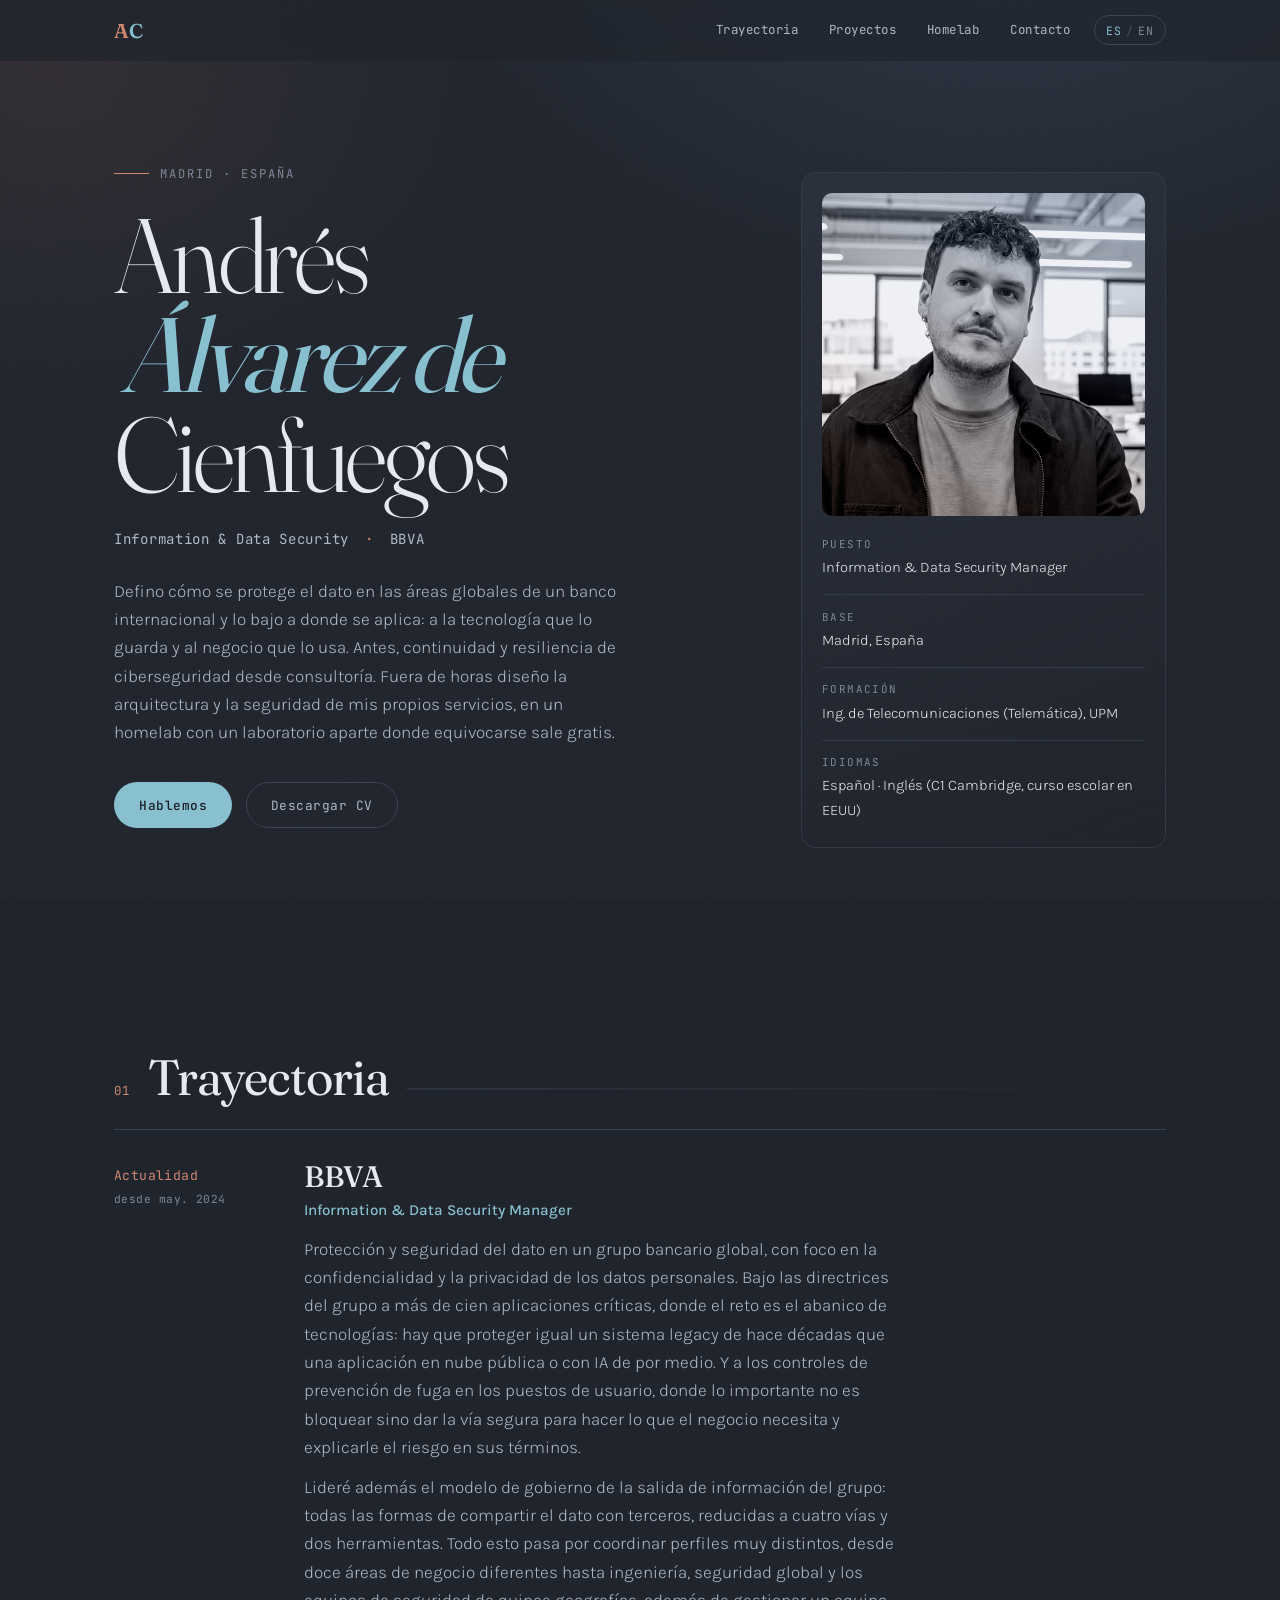
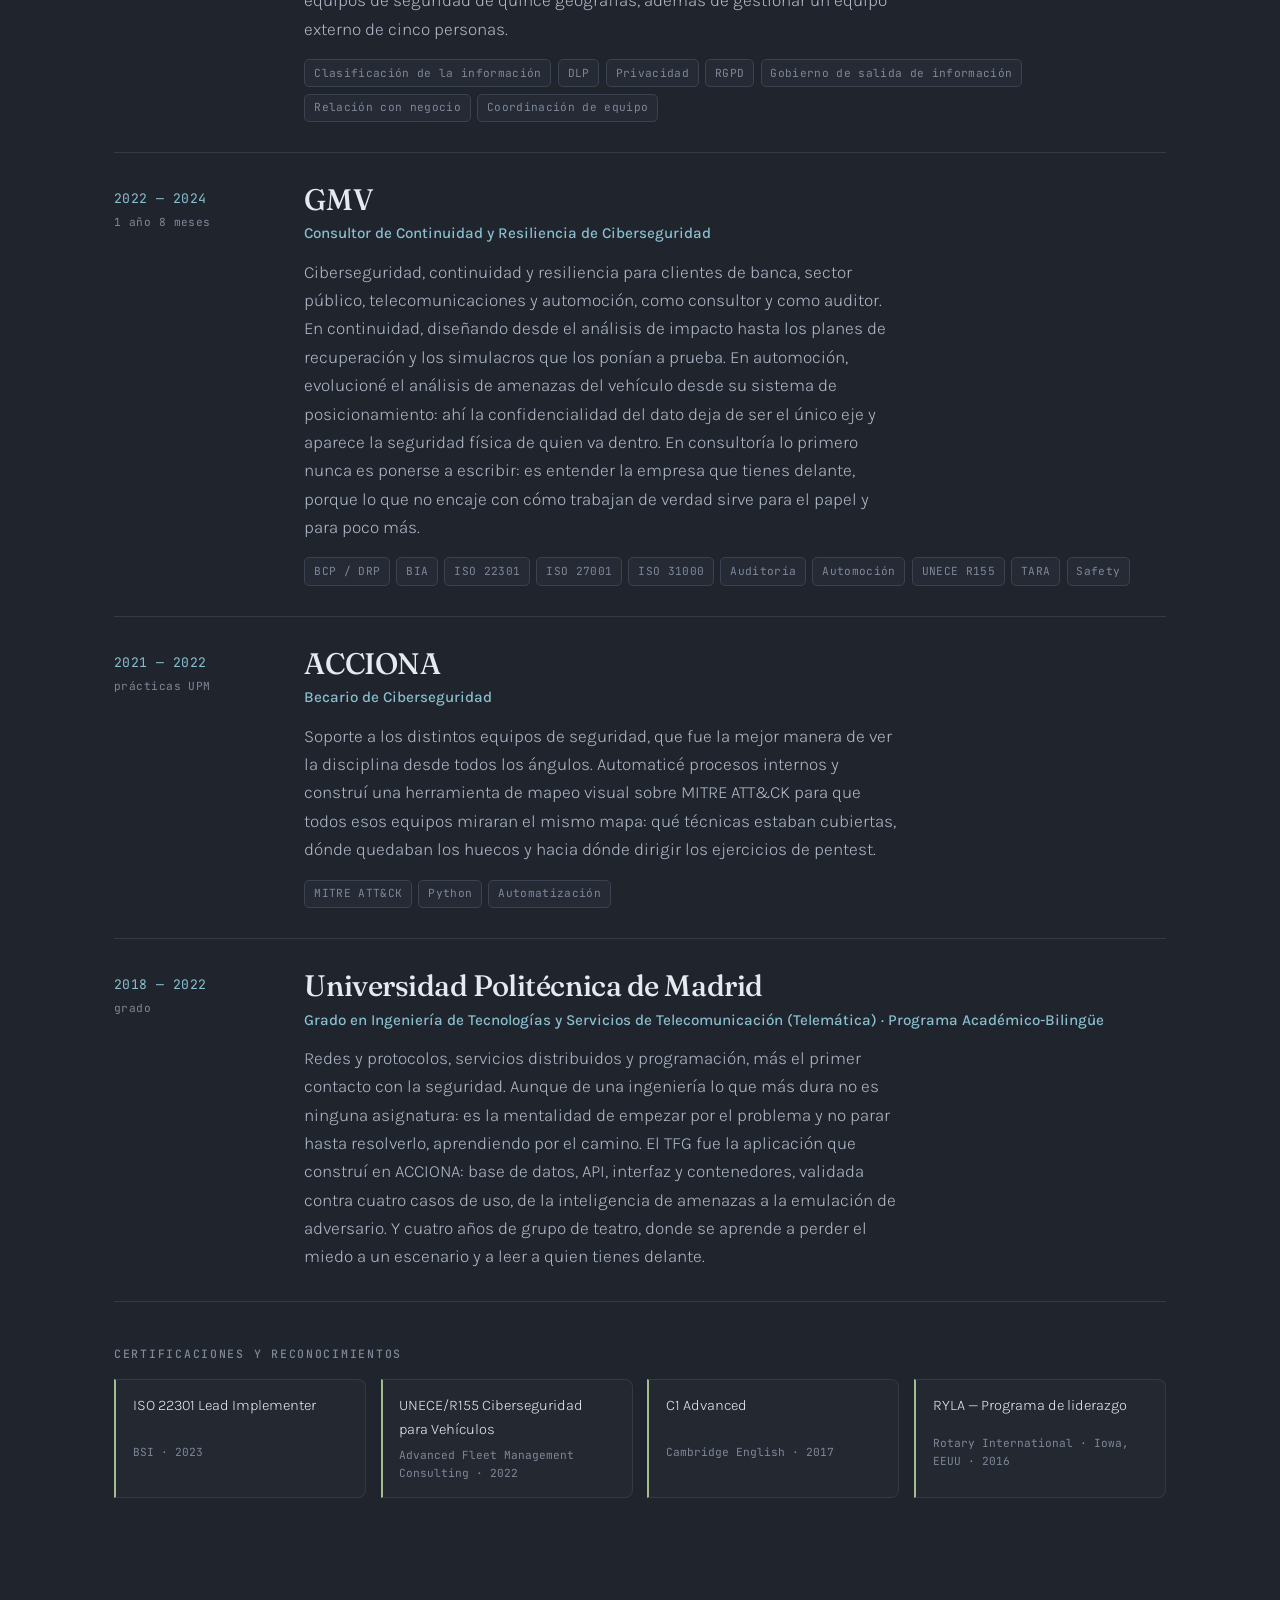
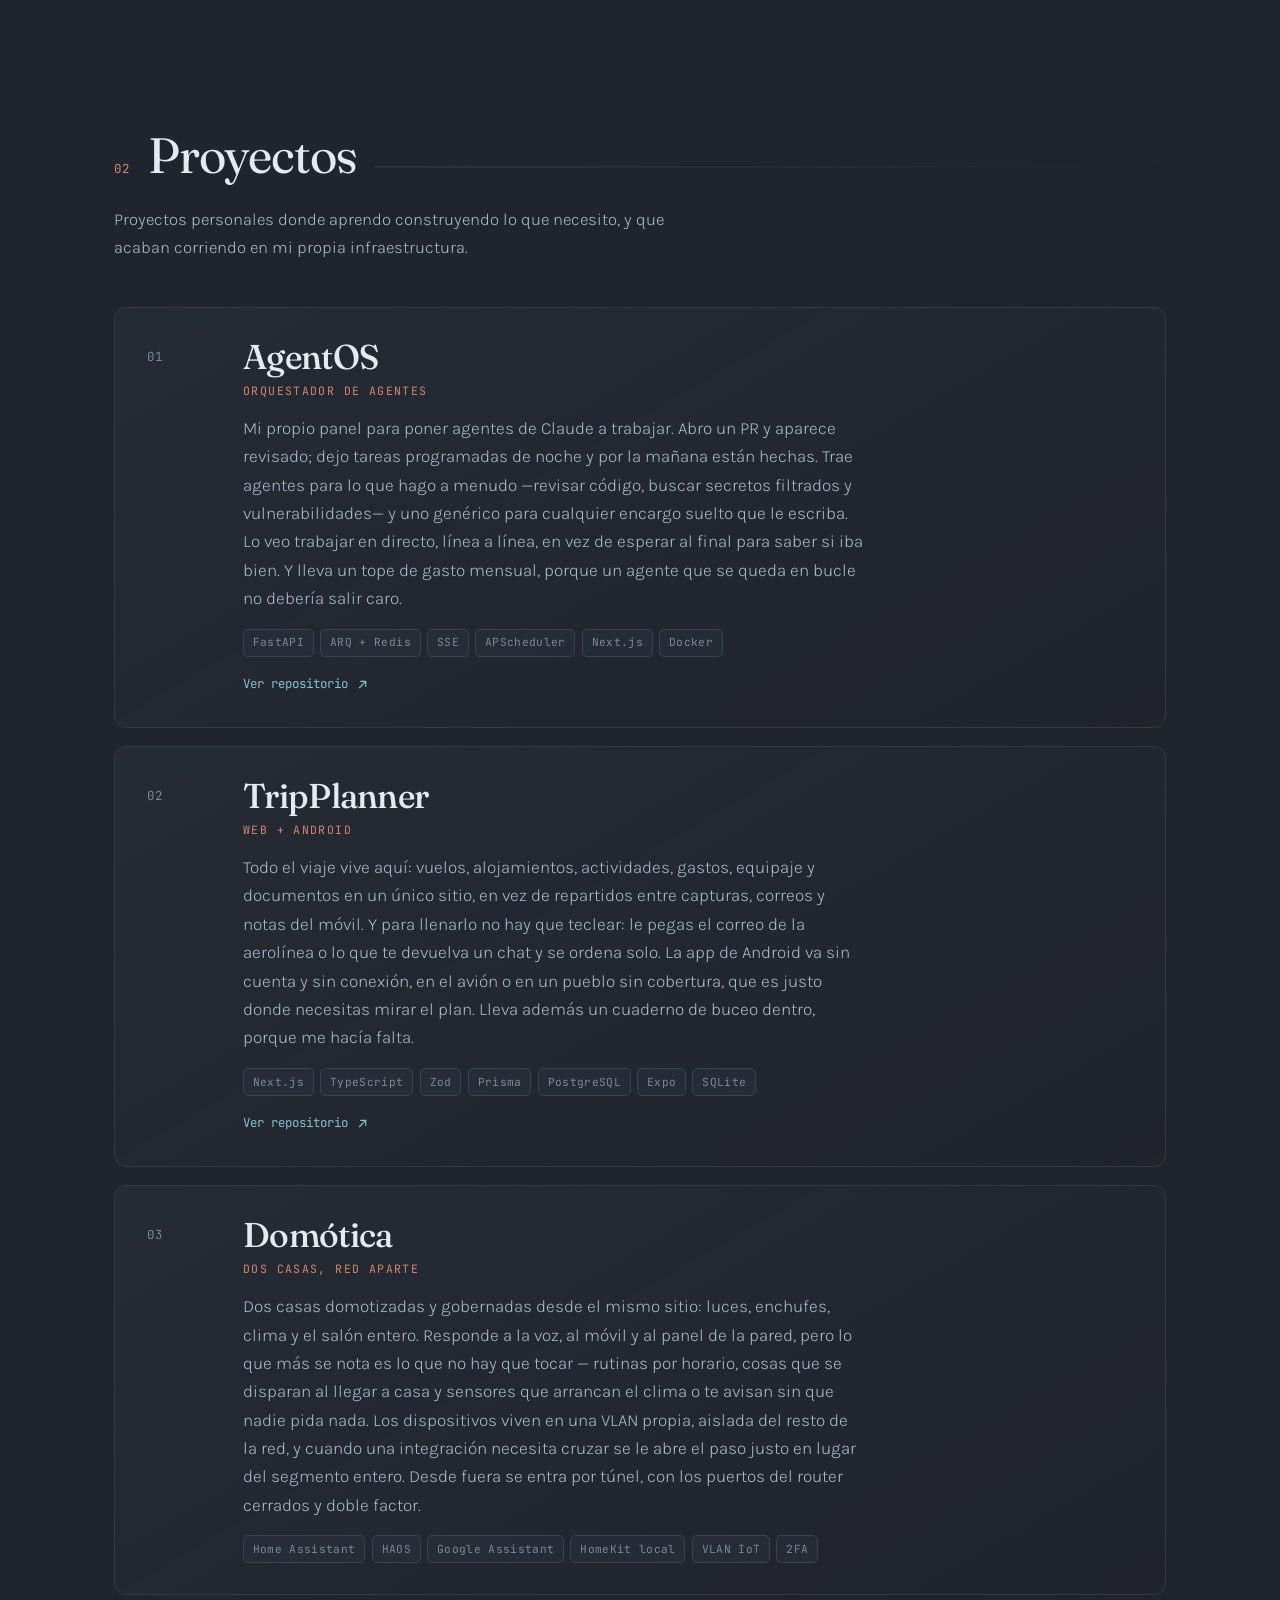
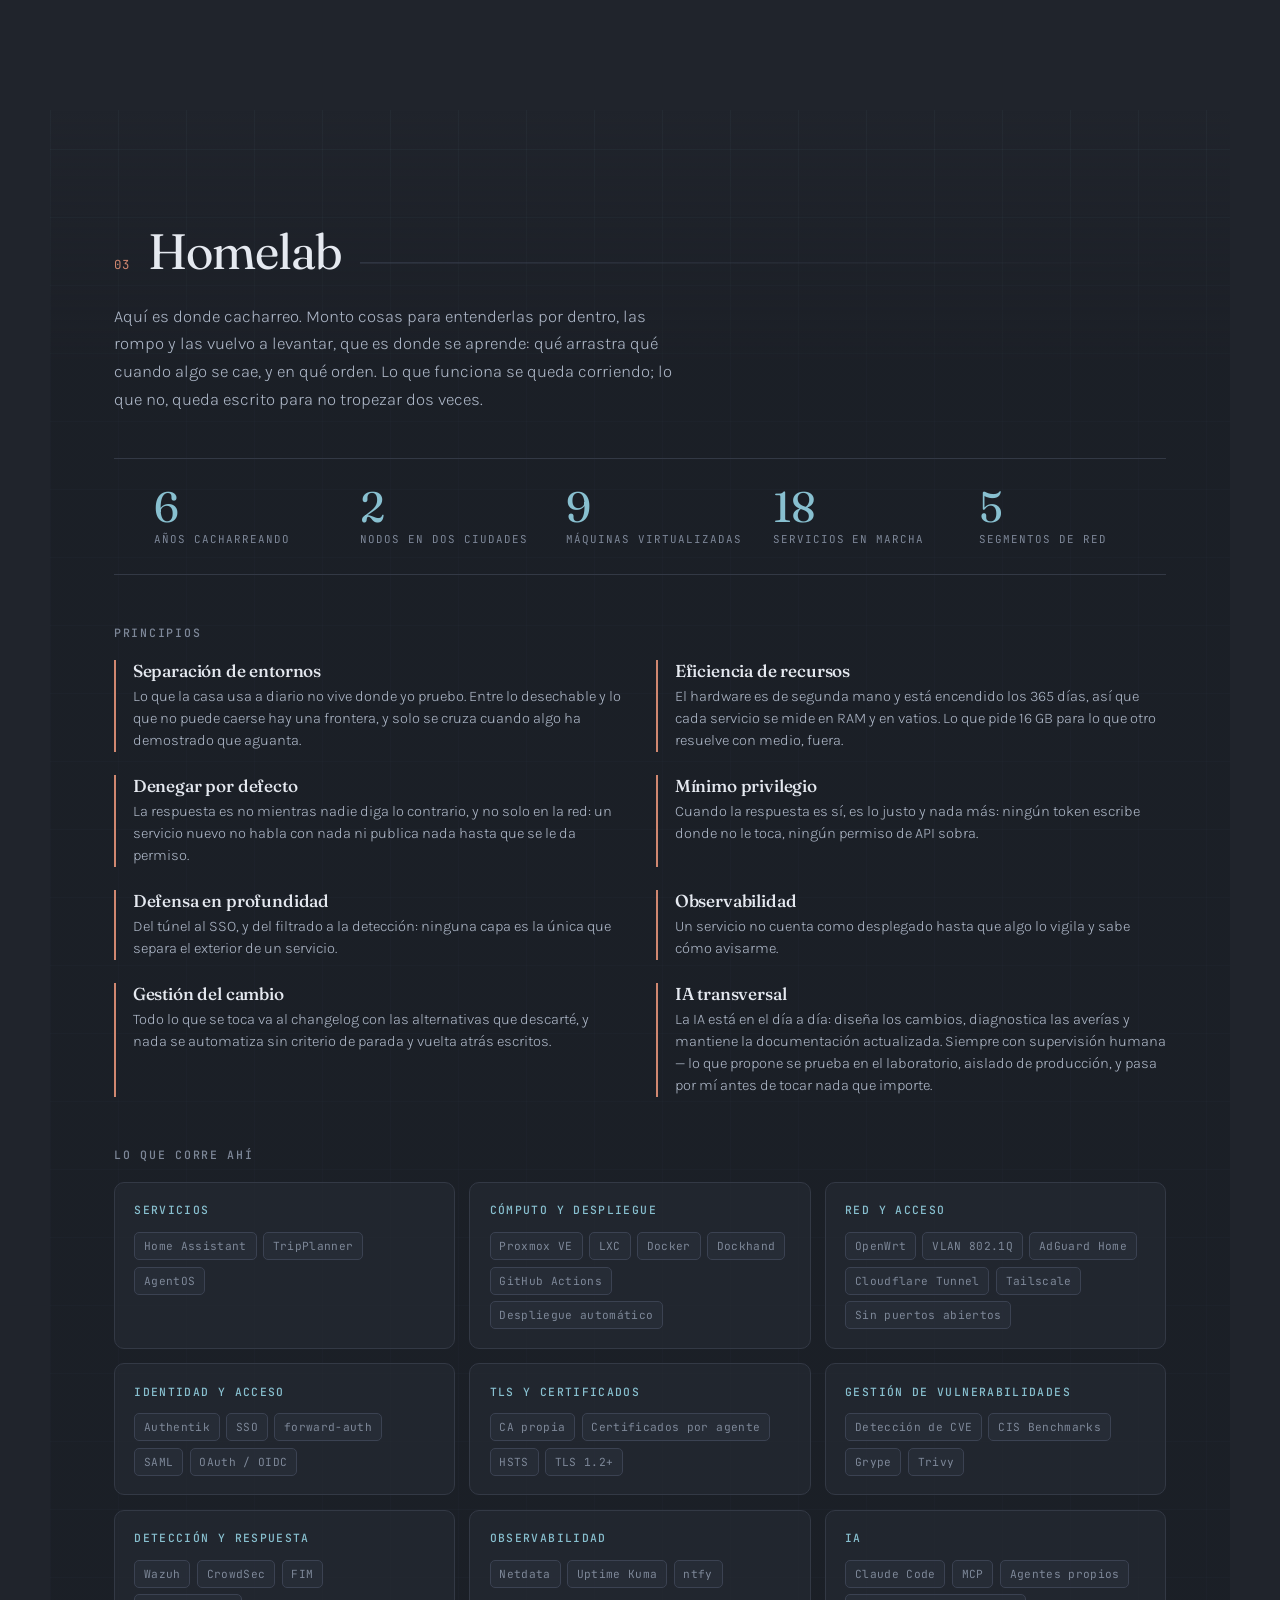
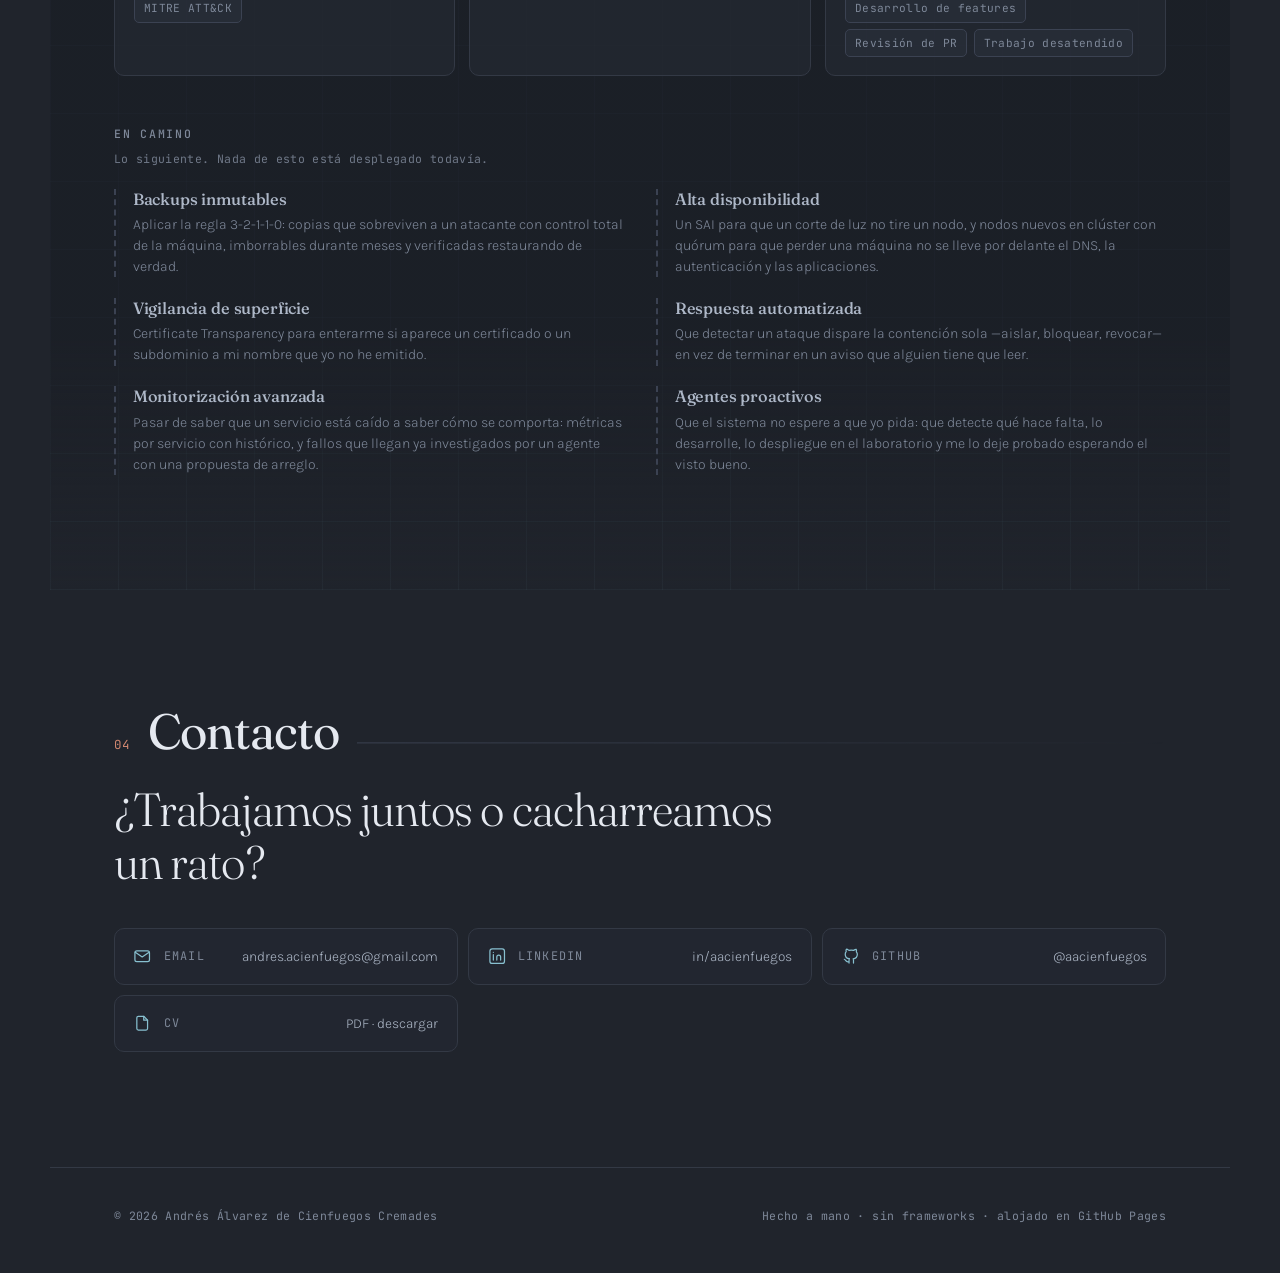
<file: index.html>
<!DOCTYPE html>
<html lang="es">
<head>
<meta charset="utf-8">
<meta name="viewport" content="width=device-width, initial-scale=1.0">
<title>Andrés Álvarez de Cienfuegos — Information &amp; Data Security</title>
<meta name="description" content="Information &amp; Data Security Manager en BBVA. Clasificación de la información, DLP, infraestructura self-hosted y desarrollo. Madrid.">
<meta name="author" content="Andrés Álvarez de Cienfuegos Cremades">
<meta name="theme-color" content="#20242C">

<meta property="og:type" content="profile">
<meta property="og:title" content="Andrés Álvarez de Cienfuegos — Information & Data Security">
<meta property="og:description" content="Information & Data Security Manager en BBVA. Clasificación de la información, DLP, infraestructura self-hosted y desarrollo. Madrid.">
<meta property="og:url" content="https://acienfuegos.com/">
<meta property="og:image" content="https://acienfuegos.com/assets/og.jpg">
<meta property="og:image:width" content="1200">
<meta property="og:image:height" content="630">
<meta property="og:image:alt" content="Andrés Álvarez de Cienfuegos — Information & Data Security">
<meta property="og:locale" content="es_ES">
<meta property="og:locale:alternate" content="en_US">
<meta name="twitter:card" content="summary_large_image">

<link rel="canonical" href="https://acienfuegos.com/">
<link rel="alternate" hreflang="es" href="https://acienfuegos.com/">
<link rel="alternate" hreflang="en" href="https://acienfuegos.com/en/">
<link rel="alternate" hreflang="x-default" href="https://acienfuegos.com/">
<link rel="icon" href="data:image/svg+xml,%3Csvg xmlns='http://www.w3.org/2000/svg' viewBox='0 0 32 32'%3E%3Crect width='32' height='32' rx='7' fill='%2320242C'/%3E%3Cpath d='M7.5 24 L16 7.5 L24.5 24' stroke='%23D08770' stroke-width='2.6' fill='none' stroke-linejoin='round'/%3E%3Cpath d='M11.4 19 h9.2' stroke='%2388C0D0' stroke-width='2.6'/%3E%3C/svg%3E">

<link rel="preload" href="/assets/fonts/karla-400-lat.woff2" as="font" type="font/woff2" crossorigin>
<link rel="preload" href="/assets/fonts/fraunces-300-700-lat.woff2" as="font" type="font/woff2" crossorigin>
<link rel="stylesheet" href="/assets/fonts.css">
<link rel="stylesheet" href="/style.css">
  <noscript><style>.reveal{opacity:1!important;transform:none!important}.menu-btn{display:none!important}.to-top{opacity:1!important;transform:none!important;pointer-events:auto!important}</style></noscript>
</head>
<body>
<div class="grain" aria-hidden="true"></div>

<a class="skip" href="#main" data-es="Saltar al contenido" data-en="Skip to content">Saltar al contenido</a>

<header class="topbar">
  <a href="#top" class="mark" aria-label="Andrés Álvarez de Cienfuegos">
    <span class="mark-a">A</span><span class="mark-c">C</span>
  </a>
  <nav class="topnav">
    <a href="#work" data-es="Trayectoria" data-en="Career">Trayectoria</a>
    <a href="#projects" data-es="Proyectos" data-en="Projects">Proyectos</a>
    <a href="#homelab" data-es="Homelab" data-en="Homelab">Homelab</a>
    <a href="#contact" data-es="Contacto" data-en="Contact">Contacto</a>
  </nav>
  <a class="lang" id="lang-toggle" href="/en/" hreflang="en" aria-label="Switch to English">
    <span class="lang-opt on" data-lang="es">ES</span><span class="lang-sep">/</span><span class="lang-opt" data-lang="en">EN</span>
  </a>
  <button type="button" class="menu-btn" id="menu-btn" aria-expanded="false" aria-controls="menu" aria-label="Abrir menú">
    <span class="menu-bar"></span><span class="menu-bar"></span>
  </button>
</header>

<div class="menu" id="menu" hidden>
  <nav class="menu-nav">
    <a href="#work"><span class="menu-idx">01</span><span data-es="Trayectoria" data-en="Career">Trayectoria</span></a>
    <a href="#projects"><span class="menu-idx">02</span><span data-es="Proyectos" data-en="Projects">Proyectos</span></a>
    <a href="#homelab"><span class="menu-idx">03</span><span data-es="Homelab" data-en="Homelab">Homelab</span></a>
    <a href="#contact"><span class="menu-idx">04</span><span data-es="Contacto" data-en="Contact">Contacto</span></a>
  </nav>
  <div class="menu-foot">
    <a href="/assets/CV_Andres_AlvarezDeCienfuegos.pdf" data-cv-es="/assets/CV_Andres_AlvarezDeCienfuegos.pdf" data-cv-en="/assets/CV_Andres_AlvarezDeCienfuegos_EN.pdf" data-es="Descargar CV" data-en="Download CV">Descargar CV</a>
    <a href="https://www.linkedin.com/in/aacienfuegos" rel="noopener">LinkedIn</a>
    <a href="https://github.com/aacienfuegos" rel="noopener">GitHub</a>
  </div>
</div>

<a href="#top" class="to-top" id="to-top" aria-label="Volver arriba">
  <svg viewBox="0 0 24 24" aria-hidden="true"><path d="M12 19V5"/><path d="m5 12 7-7 7 7"/></svg>
</a>

<main id="main">

<section class="hero" id="top">
  <div class="hero-grid">
    <div class="hero-lead">
      <p class="kicker reveal" data-es="Madrid · España" data-en="Madrid · Spain">Madrid · España</p>
      <h1 class="reveal">
        <span class="h1-line">Andrés</span>
        <span class="h1-line h1-accent">Álvarez de</span>
        <span class="h1-line">Cienfuegos</span>
      </h1>
      <p class="hero-role reveal">
        <span data-es="Information &amp; Data Security" data-en="Information &amp; Data Security">Information &amp; Data Security</span>
        <span class="dot">·</span>
        <span>BBVA</span>
      </p>
      <p class="hero-text reveal"
         data-es="Defino cómo se protege el dato en las áreas globales de un banco internacional y lo bajo a donde se aplica: a la tecnología que lo guarda y al negocio que lo usa. Antes, continuidad y resiliencia de ciberseguridad desde consultoría. Fuera de horas diseño la arquitectura y la seguridad de mis propios servicios, en un homelab con un laboratorio aparte donde equivocarse sale gratis."
         data-en="I define how data is protected across the global areas of an international bank and take it down to where it applies: to the technology that stores it and the business that uses it. Before that, cybersecurity continuity and resilience from the consulting side. Off the clock I design the architecture and security of my own services, in a homelab with a sandbox where getting it wrong costs nothing.">
        Defino cómo se protege el dato en las áreas globales de un banco internacional y lo bajo a donde se aplica: a la tecnología que lo guarda y al negocio que lo usa. Antes, continuidad y resiliencia de ciberseguridad desde consultoría. Fuera de horas diseño la arquitectura y la seguridad de mis propios servicios, en un homelab con un laboratorio aparte donde equivocarse sale gratis.
      </p>
      <div class="hero-cta reveal">
        <a class="btn btn-primary" href="#contact" data-es="Hablemos" data-en="Let’s talk">Hablemos</a>
        <a class="btn btn-ghost" href="/assets/CV_Andres_AlvarezDeCienfuegos.pdf" data-cv-es="/assets/CV_Andres_AlvarezDeCienfuegos.pdf" data-cv-en="/assets/CV_Andres_AlvarezDeCienfuegos_EN.pdf" data-es="Descargar CV" data-en="Download CV">Descargar CV</a>
      </div>
    </div>

    <aside class="hero-card reveal">
      <div class="portrait">
        <img src="/assets/profile.jpg" alt="Andrés Álvarez de Cienfuegos" width="1200" height="1200" fetchpriority="high">
      </div>
      <dl class="specs">
        <div>
          <dt data-es="Puesto" data-en="Role">Puesto</dt>
          <dd data-es="Information &amp; Data Security Manager" data-en="Information &amp; Data Security Manager">Information &amp; Data Security Manager</dd>
        </div>
        <div>
          <dt data-es="Base" data-en="Based in">Base</dt>
          <dd data-es="Madrid, España" data-en="Madrid, Spain">Madrid, España</dd>
        </div>
        <div>
          <dt data-es="Formación" data-en="Education">Formación</dt>
          <dd data-es="Ing. de Telecomunicaciones (Telemática), UPM" data-en="Telecommunications Engineering (Telematics), UPM">Ing. de Telecomunicaciones (Telemática), UPM</dd>
        </div>
        <div>
          <dt data-es="Idiomas" data-en="Languages">Idiomas</dt>
          <dd data-es="Español · Inglés (C1 Cambridge, curso escolar en EEUU)" data-en="Spanish · English (Cambridge C1, school year in the US)">Español · Inglés (C1 Cambridge, curso escolar en EEUU)</dd>
        </div>
      </dl>
    </aside>
  </div>
</section>

<section class="section" id="work">
  <div class="section-head reveal">
    <span class="num">01</span>
    <h2 data-es="Trayectoria" data-en="Career">Trayectoria</h2>
  </div>
  <ol class="timeline">
    <li class="tl-item reveal">
      <div class="tl-when">
        <span class="tl-now" data-es="Actualidad" data-en="Present">Actualidad</span>
        <span class="tl-since" data-es="desde may. 2024" data-en="since May 2024">desde may. 2024</span>
      </div>
      <div class="tl-what">
        <h3>BBVA</h3>
        <p class="tl-role" data-es="Information &amp; Data Security Manager" data-en="Information &amp; Data Security Manager">Information &amp; Data Security Manager</p>
        <p class="tl-desc"
           data-es="Protección y seguridad del dato en un grupo bancario global, con foco en la confidencialidad y la privacidad de los datos personales. Bajo las directrices del grupo a más de cien aplicaciones críticas, donde el reto es el abanico de tecnologías: hay que proteger igual un sistema legacy de hace décadas que una aplicación en nube pública o con IA de por medio. Y a los controles de prevención de fuga en los puestos de usuario, donde lo importante no es bloquear sino dar la vía segura para hacer lo que el negocio necesita y explicarle el riesgo en sus términos."
           data-en="Data protection and security in a global banking group, focused on the confidentiality and privacy of personal data. I take the group’s directives down to over a hundred business-critical applications, where the challenge is the breadth of technologies: a decades-old legacy system has to be protected just as well as an application running in public cloud or with AI in the mix. The same goes for the data loss prevention controls on user endpoints, where the point is not to block but to offer the safe route to do what the business needs, and to explain the risk in their own terms.">
          Protección y seguridad del dato en un grupo bancario global, con foco en la confidencialidad y la privacidad de los datos personales. Bajo las directrices del grupo a más de cien aplicaciones críticas, donde el reto es el abanico de tecnologías: hay que proteger igual un sistema legacy de hace décadas que una aplicación en nube pública o con IA de por medio. Y a los controles de prevención de fuga en los puestos de usuario, donde lo importante no es bloquear sino dar la vía segura para hacer lo que el negocio necesita y explicarle el riesgo en sus términos.
        </p>
        <p class="tl-desc"
           data-es="Lideré además el modelo de gobierno de la salida de información del grupo: todas las formas de compartir el dato con terceros, reducidas a cuatro vías y dos herramientas. Todo esto pasa por coordinar perfiles muy distintos, desde doce áreas de negocio diferentes hasta ingeniería, seguridad global y los equipos de seguridad de quince geografías, además de gestionar un equipo externo de cinco personas."
           data-en="I also led the group’s governance model for information leaving the bank: every way of sharing data with third parties, boiled down to four channels and two tools. All of it runs on coordinating very different stakeholders, from twelve different business units to engineering, global security and the security teams across fifteen geographies, as well as managing a five-person external team.">
          Lideré además el modelo de gobierno de la salida de información del grupo: todas las formas de compartir el dato con terceros, reducidas a cuatro vías y dos herramientas. Todo esto pasa por coordinar perfiles muy distintos, desde doce áreas de negocio diferentes hasta ingeniería, seguridad global y los equipos de seguridad de quince geografías, además de gestionar un equipo externo de cinco personas.
        </p>
        <ul class="chips">
          <li data-es="Clasificación de la información" data-en="Information classification">Clasificación de la información</li>
          <li>DLP</li>
          <li data-es="Privacidad" data-en="Privacy">Privacidad</li>
          <li>RGPD</li>
          <li data-es="Gobierno de salida de información" data-en="Information egress governance">Gobierno de salida de información</li>
          <li data-es="Relación con negocio" data-en="Business stakeholders">Relación con negocio</li>
          <li data-es="Coordinación de equipo" data-en="Team coordination">Coordinación de equipo</li>
        </ul>
      </div>
    </li>

    <li class="tl-item reveal">
      <div class="tl-when">
        <span class="tl-now">2022 — 2024</span>
        <span class="tl-since" data-es="1 año 8 meses" data-en="1 yr 8 mos">1 año 8 meses</span>
      </div>
      <div class="tl-what">
        <h3>GMV</h3>
        <p class="tl-role" data-es="Consultor de Continuidad y Resiliencia de Ciberseguridad" data-en="Cyber Security Continuity &amp; Resilience Consultant">Consultor de Continuidad y Resiliencia de Ciberseguridad</p>
        <p class="tl-desc"
           data-es="Ciberseguridad, continuidad y resiliencia para clientes de banca, sector público, telecomunicaciones y automoción, como consultor y como auditor. En continuidad, diseñando desde el análisis de impacto hasta los planes de recuperación y los simulacros que los ponían a prueba. En automoción, evolucioné el análisis de amenazas del vehículo desde su sistema de posicionamiento: ahí la confidencialidad del dato deja de ser el único eje y aparece la seguridad física de quien va dentro. En consultoría lo primero nunca es ponerse a escribir: es entender la empresa que tienes delante, porque lo que no encaje con cómo trabajan de verdad sirve para el papel y para poco más."
           data-en="Cybersecurity, continuity and resilience for clients in banking, the public sector, telecoms and automotive, both as a consultant and as an auditor. On the continuity side, designing everything from impact analysis to recovery plans and the drills that put them to the test. In automotive, I built on the vehicle’s existing threat analysis, starting from its positioning system: there, data confidentiality stops being the only consideration and the physical safety of the people inside comes into play. In consulting the first thing is never to start writing: it is understanding the company you are working with, because whatever does not match how they actually work is good on paper and little else.">
          Ciberseguridad, continuidad y resiliencia para clientes de banca, sector público, telecomunicaciones y automoción, como consultor y como auditor. En continuidad, diseñando desde el análisis de impacto hasta los planes de recuperación y los simulacros que los ponían a prueba. En automoción, evolucioné el análisis de amenazas del vehículo desde su sistema de posicionamiento: ahí la confidencialidad del dato deja de ser el único eje y aparece la seguridad física de quien va dentro. En consultoría lo primero nunca es ponerse a escribir: es entender la empresa que tienes delante, porque lo que no encaje con cómo trabajan de verdad sirve para el papel y para poco más.
        </p>
        <ul class="chips">
          <li>BCP / DRP</li>
          <li>BIA</li>
          <li>ISO 22301</li>
          <li>ISO 27001</li>
          <li>ISO 31000</li>
          <li data-es="Auditoría" data-en="Auditing">Auditoría</li>
          <li data-es="Automoción" data-en="Automotive">Automoción</li>
          <li>UNECE R155</li>
          <li>TARA</li>
          <li>Safety</li>
        </ul>
      </div>
    </li>

    <li class="tl-item reveal">
      <div class="tl-when">
        <span class="tl-now">2021 — 2022</span>
        <span class="tl-since" data-es="prácticas UPM" data-en="UPM internship">prácticas UPM</span>
      </div>
      <div class="tl-what">
        <h3>ACCIONA</h3>
        <p class="tl-role" data-es="Becario de Ciberseguridad" data-en="Cyber Security Intern">Becario de Ciberseguridad</p>
        <p class="tl-desc"
           data-es="Soporte a los distintos equipos de seguridad, que fue la mejor manera de ver la disciplina desde todos los ángulos. Automaticé procesos internos y construí una herramienta de mapeo visual sobre MITRE ATT&amp;CK para que todos esos equipos miraran el mismo mapa: qué técnicas estaban cubiertas, dónde quedaban los huecos y hacia dónde dirigir los ejercicios de pentest."
           data-en="Supporting the different security teams, which turned out to be the best way to see the discipline from every angle at once. I automated internal processes and built a visual mapping tool on top of MITRE ATT&amp;CK so that all those teams could look at the same map: which techniques were covered, where the gaps were and where to aim the pentest exercises.">
          Soporte a los distintos equipos de seguridad, que fue la mejor manera de ver la disciplina desde todos los ángulos. Automaticé procesos internos y construí una herramienta de mapeo visual sobre MITRE ATT&amp;CK para que todos esos equipos miraran el mismo mapa: qué técnicas estaban cubiertas, dónde quedaban los huecos y hacia dónde dirigir los ejercicios de pentest.
        </p>
        <ul class="chips">
          <li>MITRE ATT&amp;CK</li>
          <li>Python</li>
          <li data-es="Automatización" data-en="Automation">Automatización</li>
        </ul>
      </div>
    </li>

    <li class="tl-item reveal">
      <div class="tl-when">
        <span class="tl-now">2018 — 2022</span>
        <span class="tl-since" data-es="grado" data-en="degree">grado</span>
      </div>
      <div class="tl-what">
        <h3>Universidad Politécnica de Madrid</h3>
        <p class="tl-role"
           data-es="Grado en Ingeniería de Tecnologías y Servicios de Telecomunicación (Telemática) · Programa Académico-Bilingüe"
           data-en="Bachelor’s degree in Telecommunication Technologies and Services Engineering (Telematics) · Bilingual Academic Programme">Grado en Ingeniería de Tecnologías y Servicios de Telecomunicación (Telemática) · Programa Académico-Bilingüe</p>
        <p class="tl-desc"
           data-es="Redes y protocolos, servicios distribuidos y programación, más el primer contacto con la seguridad. Aunque de una ingeniería lo que más dura no es ninguna asignatura: es la mentalidad de empezar por el problema y no parar hasta resolverlo, aprendiendo por el camino. El TFG fue la aplicación que construí en ACCIONA: base de datos, API, interfaz y contenedores, validada contra cuatro casos de uso, de la inteligencia de amenazas a la emulación de adversario. Y cuatro años de grupo de teatro, donde se aprende a perder el miedo a un escenario y a leer a quien tienes delante."
           data-en="Networks and protocols, distributed services and programming, plus my first exposure to security. Though what lasts longest from an engineering degree is not any one course: it is the mindset of starting from the problem and not stopping until it is solved, learning along the way. My final project was the application I built at ACCIONA — database, API, interface and containers — validated against four use cases, from threat intelligence to adversary emulation. And four years in a theatre group, where you learn to lose your stage fright and to read the room.">
          Redes y protocolos, servicios distribuidos y programación, más el primer contacto con la seguridad. Aunque de una ingeniería lo que más dura no es ninguna asignatura: es la mentalidad de empezar por el problema y no parar hasta resolverlo, aprendiendo por el camino. El TFG fue la aplicación que construí en ACCIONA: base de datos, API, interfaz y contenedores, validada contra cuatro casos de uso, de la inteligencia de amenazas a la emulación de adversario. Y cuatro años de grupo de teatro, donde se aprende a perder el miedo a un escenario y a leer a quien tienes delante.
        </p>
      </div>
    </li>
  </ol>

  <div class="certs reveal">
    <h3 class="certs-title" data-es="Certificaciones y reconocimientos" data-en="Certifications &amp; awards">Certificaciones y reconocimientos</h3>
    <ul>
      <li>
        <span class="cert-name">ISO 22301 Lead Implementer</span>
        <span class="cert-meta">BSI · 2023</span>
      </li>
      <li>
        <span class="cert-name" data-es="UNECE/R155 Ciberseguridad para Vehículos" data-en="UNECE/R155 Cybersecurity for Vehicles">UNECE/R155 Ciberseguridad para Vehículos</span>
        <span class="cert-meta">Advanced Fleet Management Consulting · 2022</span>
      </li>
      <li>
        <span class="cert-name">C1 Advanced</span>
        <span class="cert-meta">Cambridge English · 2017</span>
      </li>
      <li>
        <span class="cert-name" data-es="RYLA — Programa de liderazgo" data-en="RYLA — Leadership programme">RYLA — Programa de liderazgo</span>
        <span class="cert-meta" data-es="Rotary International · Iowa, EEUU · 2016" data-en="Rotary International · Iowa, USA · 2016">Rotary International · Iowa, EEUU · 2016</span>
      </li>
    </ul>
  </div>
</section>

<section class="section" id="projects">
  <div class="section-head reveal">
    <span class="num">02</span>
    <h2 data-es="Proyectos" data-en="Projects">Proyectos</h2>
  </div>
  <p class="section-intro reveal"
     data-es="Proyectos personales donde aprendo construyendo lo que necesito, y que acaban corriendo en mi propia infraestructura."
     data-en="Personal projects where I learn by building what I need, and that end up running on my own infrastructure.">
    Proyectos personales donde aprendo construyendo lo que necesito, y que acaban corriendo en mi propia infraestructura.
  </p>

  <div class="projects">
    <article class="proj reveal">
      <span class="proj-idx">01</span>
      <div class="proj-body">
        <h3>AgentOS</h3>
        <p class="proj-tag" data-es="Orquestador de agentes" data-en="Agent orchestrator">Orquestador de agentes</p>
        <p class="proj-desc"
           data-es="Mi propio panel para poner agentes de Claude a trabajar. Abro un PR y aparece revisado; dejo tareas programadas de noche y por la mañana están hechas. Trae agentes para lo que hago a menudo —revisar código, buscar secretos filtrados y vulnerabilidades— y uno genérico para cualquier encargo suelto que le escriba. Lo veo trabajar en directo, línea a línea, en vez de esperar al final para saber si iba bien. Y lleva un tope de gasto mensual, porque un agente que se queda en bucle no debería salir caro."
           data-en="My own dashboard for putting Claude agents to work. I open a PR and it comes back reviewed; I leave tasks scheduled overnight and by morning they are done. It ships with agents for the things I do often — reviewing code, hunting leaked secrets and vulnerabilities — plus a generic one for whatever else I type in. I watch it work live, line by line, instead of waiting until the end to find out whether it was going well. And it carries a monthly spend cap, because an agent stuck in a loop should not get expensive.">
          Mi propio panel para poner agentes de Claude a trabajar. Abro un PR y aparece revisado; dejo tareas programadas de noche y por la mañana están hechas. Trae agentes para lo que hago a menudo —revisar código, buscar secretos filtrados y vulnerabilidades— y uno genérico para cualquier encargo suelto que le escriba. Lo veo trabajar en directo, línea a línea, en vez de esperar al final para saber si iba bien. Y lleva un tope de gasto mensual, porque un agente que se queda en bucle no debería salir caro.
        </p>
        <ul class="chips">
          <li>FastAPI</li><li>ARQ + Redis</li><li>SSE</li><li>APScheduler</li><li>Next.js</li><li>Docker</li>
        </ul>
        <a class="proj-link" href="https://github.com/aacienfuegos/agentos" rel="noopener">
          <span data-es="Ver repositorio" data-en="View repository">Ver repositorio</span>
          <svg viewBox="0 0 24 24" aria-hidden="true"><path d="M7 17 17 7M9 7h8v8"/></svg>
        </a>
      </div>
    </article>

    <article class="proj reveal">
      <span class="proj-idx">02</span>
      <div class="proj-body">
        <h3>TripPlanner</h3>
        <p class="proj-tag" data-es="Web + Android" data-en="Web + Android">Web + Android</p>
        <p class="proj-desc"
           data-es="Todo el viaje vive aquí: vuelos, alojamientos, actividades, gastos, equipaje y documentos en un único sitio, en vez de repartidos entre capturas, correos y notas del móvil. Y para llenarlo no hay que teclear: le pegas el correo de la aerolínea o lo que te devuelva un chat y se ordena solo. La app de Android va sin cuenta y sin conexión, en el avión o en un pueblo sin cobertura, que es justo donde necesitas mirar el plan. Lleva además un cuaderno de buceo dentro, porque me hacía falta."
           data-en="The whole trip lives here: flights, stays, activities, expenses, packing and documents in one place, instead of scattered across screenshots, emails and phone notes. And filling it in takes no typing: paste the airline’s email or whatever a chatbot gives you back and it sorts itself. The Android app runs with no account and no connection, on a plane or somewhere with no signal, which is exactly where you need to check the plan. It also carries a dive log inside, because I wanted one.">
          Todo el viaje vive aquí: vuelos, alojamientos, actividades, gastos, equipaje y documentos en un único sitio, en vez de repartidos entre capturas, correos y notas del móvil. Y para llenarlo no hay que teclear: le pegas el correo de la aerolínea o lo que te devuelva un chat y se ordena solo. La app de Android va sin cuenta y sin conexión, en el avión o en un pueblo sin cobertura, que es justo donde necesitas mirar el plan. Lleva además un cuaderno de buceo dentro, porque me hacía falta.
        </p>
        <ul class="chips">
          <li>Next.js</li><li>TypeScript</li><li>Zod</li><li>Prisma</li><li>PostgreSQL</li><li>Expo</li><li>SQLite</li>
        </ul>
        <a class="proj-link" href="https://github.com/aacienfuegos/tripplanner" rel="noopener">
          <span data-es="Ver repositorio" data-en="View repository">Ver repositorio</span>
          <svg viewBox="0 0 24 24" aria-hidden="true"><path d="M7 17 17 7M9 7h8v8"/></svg>
        </a>
      </div>
    </article>

    <article class="proj reveal">
      <span class="proj-idx">03</span>
      <div class="proj-body">
        <h3 data-es="Domótica" data-en="Home automation">Domótica</h3>
        <p class="proj-tag" data-es="Dos casas, red aparte" data-en="Two homes, separate network">Dos casas, red aparte</p>
        <p class="proj-desc"
           data-es="Dos casas domotizadas y gobernadas desde el mismo sitio: luces, enchufes, clima y el salón entero. Responde a la voz, al móvil y al panel de la pared, pero lo que más se nota es lo que no hay que tocar — rutinas por horario, cosas que se disparan al llegar a casa y sensores que arrancan el clima o te avisan sin que nadie pida nada. Los dispositivos viven en una VLAN propia, aislada del resto de la red, y cuando una integración necesita cruzar se le abre el paso justo en lugar del segmento entero. Desde fuera se entra por túnel, con los puertos del router cerrados y doble factor."
           data-en="Two homes automated and run from the same place: lights, plugs, climate and the whole living room. It answers to voice, to the phone and to the wall panel, but what you notice most is what nobody has to touch — schedule-driven routines, things that fire when you get home, and sensors that start the heating or ping you without anyone asking. The devices live on their own VLAN, isolated from the rest of the network, and when an integration needs to cross it gets exactly the opening it needs rather than the whole segment. From outside you come in through a tunnel, with the router’s ports closed and two-factor auth.">
          Dos casas domotizadas y gobernadas desde el mismo sitio: luces, enchufes, clima y el salón entero. Responde a la voz, al móvil y al panel de la pared, pero lo que más se nota es lo que no hay que tocar — rutinas por horario, cosas que se disparan al llegar a casa y sensores que arrancan el clima o te avisan sin que nadie pida nada. Los dispositivos viven en una VLAN propia, aislada del resto de la red, y cuando una integración necesita cruzar se le abre el paso justo en lugar del segmento entero. Desde fuera se entra por túnel, con los puertos del router cerrados y doble factor.
        </p>
        <ul class="chips">
          <li>Home Assistant</li><li>HAOS</li><li>Google Assistant</li><li>HomeKit local</li><li>VLAN IoT</li><li>2FA</li>
        </ul>
      </div>
    </article>
  </div>

</section>

<section class="section section-lab" id="homelab">
  <div class="section-head reveal">
    <span class="num">03</span>
    <h2 data-es="Homelab" data-en="Homelab">Homelab</h2>
  </div>
  <p class="section-intro reveal"
     data-es="Aquí es donde cacharreo. Monto cosas para entenderlas por dentro, las rompo y las vuelvo a levantar, que es donde se aprende: qué arrastra qué cuando algo se cae, y en qué orden. Lo que funciona se queda corriendo; lo que no, queda escrito para no tropezar dos veces."
     data-en="This is where I tinker. I build things to understand them from the inside, break them and bring them back up, which is where the learning happens: what drags what down when something fails, and in what order. What works stays running; what does not, gets written down so I do not trip twice.">
    Aquí es donde cacharreo. Monto cosas para entenderlas por dentro, las rompo y las vuelvo a levantar, que es donde se aprende: qué arrastra qué cuando algo se cae, y en qué orden. Lo que funciona se queda corriendo; lo que no, queda escrito para no tropezar dos veces.
  </p>

  <ul class="figures reveal">
    <li><span class="fig-n" id="years" data-since="2020">6</span><span class="fig-l" data-es="años cacharreando" data-en="years tinkering">años cacharreando</span></li>
    <li><span class="fig-n">2</span><span class="fig-l" data-es="nodos en dos ciudades" data-en="nodes in two cities">nodos en dos ciudades</span></li>
    <li><span class="fig-n">9</span><span class="fig-l" data-es="máquinas virtualizadas" data-en="virtualised machines">máquinas virtualizadas</span></li>
    <li><span class="fig-n">18</span><span class="fig-l" data-es="servicios en marcha" data-en="services running">servicios en marcha</span></li>
    <li><span class="fig-n">5</span><span class="fig-l" data-es="segmentos de red" data-en="network segments">segmentos de red</span></li>
  </ul>

  <div class="principles reveal">
    <h3 class="sub-label" data-es="Principios" data-en="Principles">Principios</h3>
    <ul>
      <li>
        <span class="p-name" data-es="Separación de entornos" data-en="Environment separation">Separación de entornos</span>
        <span class="p-text" data-es="Lo que la casa usa a diario no vive donde yo pruebo. Entre lo desechable y lo que no puede caerse hay una frontera, y solo se cruza cuando algo ha demostrado que aguanta." data-en="What the house uses every day does not live where I experiment. Between the disposable and the things that cannot go down there is a border, and it is only crossed once something has proved it holds.">Lo que la casa usa a diario no vive donde yo pruebo. Entre lo desechable y lo que no puede caerse hay una frontera, y solo se cruza cuando algo ha demostrado que aguanta.</span>
      </li>
      <li>
        <span class="p-name" data-es="Eficiencia de recursos" data-en="Resource efficiency">Eficiencia de recursos</span>
        <span class="p-text" data-es="El hardware es de segunda mano y está encendido los 365 días, así que cada servicio se mide en RAM y en vatios. Lo que pide 16 GB para lo que otro resuelve con medio, fuera." data-en="The hardware is second-hand and runs 365 days a year, so every service is measured in RAM and in watts. Anything that wants 16 GB for what another does with half a gig doesn’t make the cut.">El hardware es de segunda mano y está encendido los 365 días, así que cada servicio se mide en RAM y en vatios. Lo que pide 16 GB para lo que otro resuelve con medio, fuera.</span>
      </li>
      <li>
        <span class="p-name" data-es="Denegar por defecto" data-en="Deny by default">Denegar por defecto</span>
        <span class="p-text" data-es="La respuesta es no mientras nadie diga lo contrario, y no solo en la red: un servicio nuevo no habla con nada ni publica nada hasta que se le da permiso." data-en="The answer is no until someone says otherwise, and not only on the network: a new service talks to nothing and publishes nothing until it is given permission.">La respuesta es no mientras nadie diga lo contrario, y no solo en la red: un servicio nuevo no habla con nada ni publica nada hasta que se le da permiso.</span>
      </li>
      <li>
        <span class="p-name" data-es="Mínimo privilegio" data-en="Least privilege">Mínimo privilegio</span>
        <span class="p-text" data-es="Cuando la respuesta es sí, es lo justo y nada más: ningún token escribe donde no le toca, ningún permiso de API sobra." data-en="When the answer is yes, it is exactly what is needed and no more: no token writes where it should not, not one API permission more than needed.">Cuando la respuesta es sí, es lo justo y nada más: ningún token escribe donde no le toca, ningún permiso de API sobra.</span>
      </li>
      <li>
        <span class="p-name" data-es="Defensa en profundidad" data-en="Defence in depth">Defensa en profundidad</span>
        <span class="p-text" data-es="Del túnel al SSO, y del filtrado a la detección: ninguna capa es la única que separa el exterior de un servicio." data-en="From the tunnel to SSO, and from filtering to detection: no single layer is the only thing between the outside and a service.">Del túnel al SSO, y del filtrado a la detección: ninguna capa es la única que separa el exterior de un servicio.</span>
      </li>
      <li>
        <span class="p-name" data-es="Observabilidad" data-en="Observability">Observabilidad</span>
        <span class="p-text" data-es="Un servicio no cuenta como desplegado hasta que algo lo vigila y sabe cómo avisarme." data-en="A service does not count as deployed until something watches it and knows how to reach me.">Un servicio no cuenta como desplegado hasta que algo lo vigila y sabe cómo avisarme.</span>
      </li>
      <li>
        <span class="p-name" data-es="Gestión del cambio" data-en="Change management">Gestión del cambio</span>
        <span class="p-text" data-es="Todo lo que se toca va al changelog con las alternativas que descarté, y nada se automatiza sin criterio de parada y vuelta atrás escritos." data-en="Everything that gets touched goes to the changelog with the alternatives I turned down, and nothing gets automated without written stop criteria and a way back.">Todo lo que se toca va al changelog con las alternativas que descarté, y nada se automatiza sin criterio de parada y vuelta atrás escritos.</span>
      </li>
      <li>
        <span class="p-name" data-es="IA transversal" data-en="AI across the board">IA transversal</span>
        <span class="p-text" data-es="La IA está en el día a día: diseña los cambios, diagnostica las averías y mantiene la documentación actualizada. Siempre con supervisión humana — lo que propone se prueba en el laboratorio, aislado de producción, y pasa por mí antes de tocar nada que importe." data-en="AI is part of the day to day: it designs the changes, diagnoses the faults and keeps the documentation current. Always with human oversight — what it proposes is tested in the lab, isolated from production, and goes through me before it touches anything that matters.">La IA está en el día a día: diseña los cambios, diagnostica las averías y mantiene la documentación actualizada. Siempre con supervisión humana — lo que propone se prueba en el laboratorio, aislado de producción, y pasa por mí antes de tocar nada que importe.</span>
      </li>
    </ul>
  </div>

  <div class="caps reveal">
    <h3 class="sub-label" data-es="Lo que corre ahí" data-en="What runs on it">Lo que corre ahí</h3>
    <div class="cap-grid">
      <div class="cap">
        <h4 data-es="Servicios" data-en="Services">Servicios</h4>
        <ul class="chips"><li>Home Assistant</li><li>TripPlanner</li><li>AgentOS</li></ul>
      </div>
      <div class="cap">
        <h4 data-es="Cómputo y despliegue" data-en="Compute &amp; deployment">Cómputo y despliegue</h4>
        <ul class="chips"><li>Proxmox VE</li><li>LXC</li><li>Docker</li><li>Dockhand</li><li>GitHub Actions</li><li data-es="Despliegue automático" data-en="Automated deployment">Despliegue automático</li></ul>
      </div>
      <div class="cap">
        <h4 data-es="Red y acceso" data-en="Network &amp; access">Red y acceso</h4>
        <ul class="chips"><li>OpenWrt</li><li>VLAN 802.1Q</li><li>AdGuard Home</li><li>Cloudflare Tunnel</li><li>Tailscale</li><li data-es="Sin puertos abiertos" data-en="No open ports">Sin puertos abiertos</li></ul>
      </div>
      <div class="cap">
        <h4 data-es="Identidad y acceso" data-en="Identity &amp; access">Identidad y acceso</h4>
        <ul class="chips"><li>Authentik</li><li>SSO</li><li>forward-auth</li><li>SAML</li><li>OAuth / OIDC</li></ul>
      </div>
      <div class="cap">
        <h4 data-es="TLS y certificados" data-en="TLS &amp; certificates">TLS y certificados</h4>
        <ul class="chips"><li data-es="CA propia" data-en="Own CA">CA propia</li><li data-es="Certificados por agente" data-en="Per-agent certificates">Certificados por agente</li><li>HSTS</li><li>TLS 1.2+</li></ul>
      </div>
      <div class="cap">
        <h4 data-es="Gestión de vulnerabilidades" data-en="Vulnerability management">Gestión de vulnerabilidades</h4>
        <ul class="chips"><li data-es="Detección de CVE" data-en="CVE detection">Detección de CVE</li><li>CIS Benchmarks</li><li>Grype</li><li>Trivy</li></ul>
      </div>
      <div class="cap">
        <h4 data-es="Detección y respuesta" data-en="Detection &amp; response">Detección y respuesta</h4>
        <ul class="chips"><li>Wazuh</li><li>CrowdSec</li><li>FIM</li><li>MITRE ATT&amp;CK</li></ul>
      </div>
      <div class="cap">
        <h4 data-es="Observabilidad" data-en="Observability">Observabilidad</h4>
        <ul class="chips"><li>Netdata</li><li>Uptime Kuma</li><li>ntfy</li></ul>
      </div>
      <div class="cap">
        <h4 data-es="IA" data-en="AI">IA</h4>
        <ul class="chips"><li>Claude Code</li><li>MCP</li><li data-es="Agentes propios" data-en="Custom agents">Agentes propios</li><li data-es="Desarrollo de features" data-en="Feature development">Desarrollo de features</li><li data-es="Revisión de PR" data-en="PR review">Revisión de PR</li><li data-es="Trabajo desatendido" data-en="Unattended work">Trabajo desatendido</li></ul>
      </div>
    </div>
  </div>

  <div class="roadmap reveal">
    <h3 class="sub-label" data-es="En camino" data-en="On the way">En camino</h3>
    <p class="roadmap-note"
       data-es="Lo siguiente. Nada de esto está desplegado todavía."
       data-en="What comes next. None of this is deployed yet.">
      Lo siguiente. Nada de esto está desplegado todavía.
    </p>
    <ul>
      <li>
        <span class="r-name" data-es="Backups inmutables" data-en="Immutable backups">Backups inmutables</span>
        <span class="r-text" data-es="Aplicar la regla 3-2-1-1-0: copias que sobreviven a un atacante con control total de la máquina, imborrables durante meses y verificadas restaurando de verdad." data-en="Applying the 3-2-1-1-0 rule: copies that survive an attacker with full control of the machine, impossible to delete for months and verified by actually restoring them.">Aplicar la regla 3-2-1-1-0: copias que sobreviven a un atacante con control total de la máquina, imborrables durante meses y verificadas restaurando de verdad.</span>
      </li>
      <li>
        <span class="r-name" data-es="Alta disponibilidad" data-en="High availability">Alta disponibilidad</span>
        <span class="r-text" data-es="Un SAI para que un corte de luz no tire un nodo, y nodos nuevos en clúster con quórum para que perder una máquina no se lleve por delante el DNS, la autenticación y las aplicaciones." data-en="A UPS so a power cut does not take a node down, and new nodes in a quorum cluster so losing one machine does not take DNS, authentication and the applications with it.">Un SAI para que un corte de luz no tire un nodo, y nodos nuevos en clúster con quórum para que perder una máquina no se lleve por delante el DNS, la autenticación y las aplicaciones.</span>
      </li>
      <li>
        <span class="r-name" data-es="Vigilancia de superficie" data-en="External surface monitoring">Vigilancia de superficie</span>
        <span class="r-text" data-es="Certificate Transparency para enterarme si aparece un certificado o un subdominio a mi nombre que yo no he emitido." data-en="Certificate Transparency to find out if a certificate or a subdomain in my name shows up that I did not issue.">Certificate Transparency para enterarme si aparece un certificado o un subdominio a mi nombre que yo no he emitido.</span>
      </li>
      <li>
        <span class="r-name" data-es="Respuesta automatizada" data-en="Automated response">Respuesta automatizada</span>
        <span class="r-text" data-es="Que detectar un ataque dispare la contención sola —aislar, bloquear, revocar— en vez de terminar en un aviso que alguien tiene que leer." data-en="Detecting an attack should trigger containment on its own — isolate, block, revoke — instead of ending in a notification someone has to read.">Que detectar un ataque dispare la contención sola —aislar, bloquear, revocar— en vez de terminar en un aviso que alguien tiene que leer.</span>
      </li>
      <li>
        <span class="r-name" data-es="Monitorización avanzada" data-en="Advanced monitoring">Monitorización avanzada</span>
        <span class="r-text" data-es="Pasar de saber que un servicio está caído a saber cómo se comporta: métricas por servicio con histórico, y fallos que llegan ya investigados por un agente con una propuesta de arreglo." data-en="Going from knowing a service is down to knowing how it behaves: per-service metrics with history, and failures that arrive already investigated by an agent with a proposed fix.">Pasar de saber que un servicio está caído a saber cómo se comporta: métricas por servicio con histórico, y fallos que llegan ya investigados por un agente con una propuesta de arreglo.</span>
      </li>
      <li>
        <span class="r-name" data-es="Agentes proactivos" data-en="Proactive agents">Agentes proactivos</span>
        <span class="r-text" data-es="Que el sistema no espere a que yo pida: que detecte qué hace falta, lo desarrolle, lo despliegue en el laboratorio y me lo deje probado esperando el visto bueno." data-en="The system should not wait for me to ask: it should spot what is needed, build it, deploy it to the lab and leave it tested, waiting for approval.">Que el sistema no espere a que yo pida: que detecte qué hace falta, lo desarrolle, lo despliegue en el laboratorio y me lo deje probado esperando el visto bueno.</span>
      </li>
    </ul>
  </div>
</section>

<section class="section" id="contact">
  <div class="section-head reveal">
    <span class="num">04</span>
    <h2 data-es="Contacto" data-en="Contact">Contacto</h2>
  </div>
  <p class="contact-line reveal"
     data-es="¿Trabajamos juntos o cacharreamos un rato?"
     data-en="Want to work together — or just talk about tinkering?">
    ¿Trabajamos juntos o cacharreamos un rato?
  </p>
  <ul class="links reveal">
    <li>
      <a href="mailto:andres.acienfuegos@gmail.com">
        <svg viewBox="0 0 24 24" aria-hidden="true"><rect x="2.5" y="5" width="19" height="14" rx="2.5"/><path d="m3 7 9 6 9-6"/></svg>
        <span class="link-key">Email</span>
        <span class="link-val">andres.acienfuegos@gmail.com</span>
      </a>
    </li>
    <li>
      <a href="https://www.linkedin.com/in/aacienfuegos" rel="noopener">
        <svg viewBox="0 0 24 24" aria-hidden="true"><rect x="2.5" y="2.5" width="19" height="19" rx="3"/><path d="M7 10v7M7 7v.01M11.5 17v-4a2.5 2.5 0 0 1 5 0v4"/></svg>
        <span class="link-key">LinkedIn</span>
        <span class="link-val">in/aacienfuegos</span>
      </a>
    </li>
    <li>
      <a href="https://github.com/aacienfuegos" rel="noopener">
        <svg viewBox="0 0 24 24" aria-hidden="true"><path d="M9 19c-4 1.5-4-2.5-6-3m12 5v-3.5c0-1 .1-1.4-.5-2 2.8-.3 5.5-1.4 5.5-6a4.6 4.6 0 0 0-1.3-3.2 4.3 4.3 0 0 0-.1-3.2s-1-.3-3.4 1.3a11.7 11.7 0 0 0-6.2 0C6.6 2.6 5.6 2.9 5.6 2.9a4.3 4.3 0 0 0-.1 3.2A4.6 4.6 0 0 0 4.2 9.3c0 4.6 2.7 5.7 5.5 6-.6.6-.6 1.2-.5 2V21"/></svg>
        <span class="link-key">GitHub</span>
        <span class="link-val">@aacienfuegos</span>
      </a>
    </li>
    <li>
      <a href="/assets/CV_Andres_AlvarezDeCienfuegos.pdf" data-cv-es="/assets/CV_Andres_AlvarezDeCienfuegos.pdf" data-cv-en="/assets/CV_Andres_AlvarezDeCienfuegos_EN.pdf">
        <svg viewBox="0 0 24 24" aria-hidden="true"><path d="M14 3H7a2 2 0 0 0-2 2v14a2 2 0 0 0 2 2h10a2 2 0 0 0 2-2V8z"/><path d="M14 3v5h5"/></svg>
        <span class="link-key">CV</span>
        <span class="link-val" data-es="PDF · descargar" data-en="PDF · download">PDF · descargar</span>
      </a>
    </li>
  </ul>
</section>

</main>

<footer class="foot">
  <p>© <span id="year">2026</span> Andrés Álvarez de Cienfuegos Cremades</p>
  <p class="foot-meta" data-es="Hecho a mano · sin frameworks · alojado en GitHub Pages"
     data-en="Handwritten · no frameworks · hosted on GitHub Pages">Hecho a mano · sin frameworks · alojado en GitHub Pages</p>
</footer>

<script src="/main.js"></script>
</body>
</html>
</file>
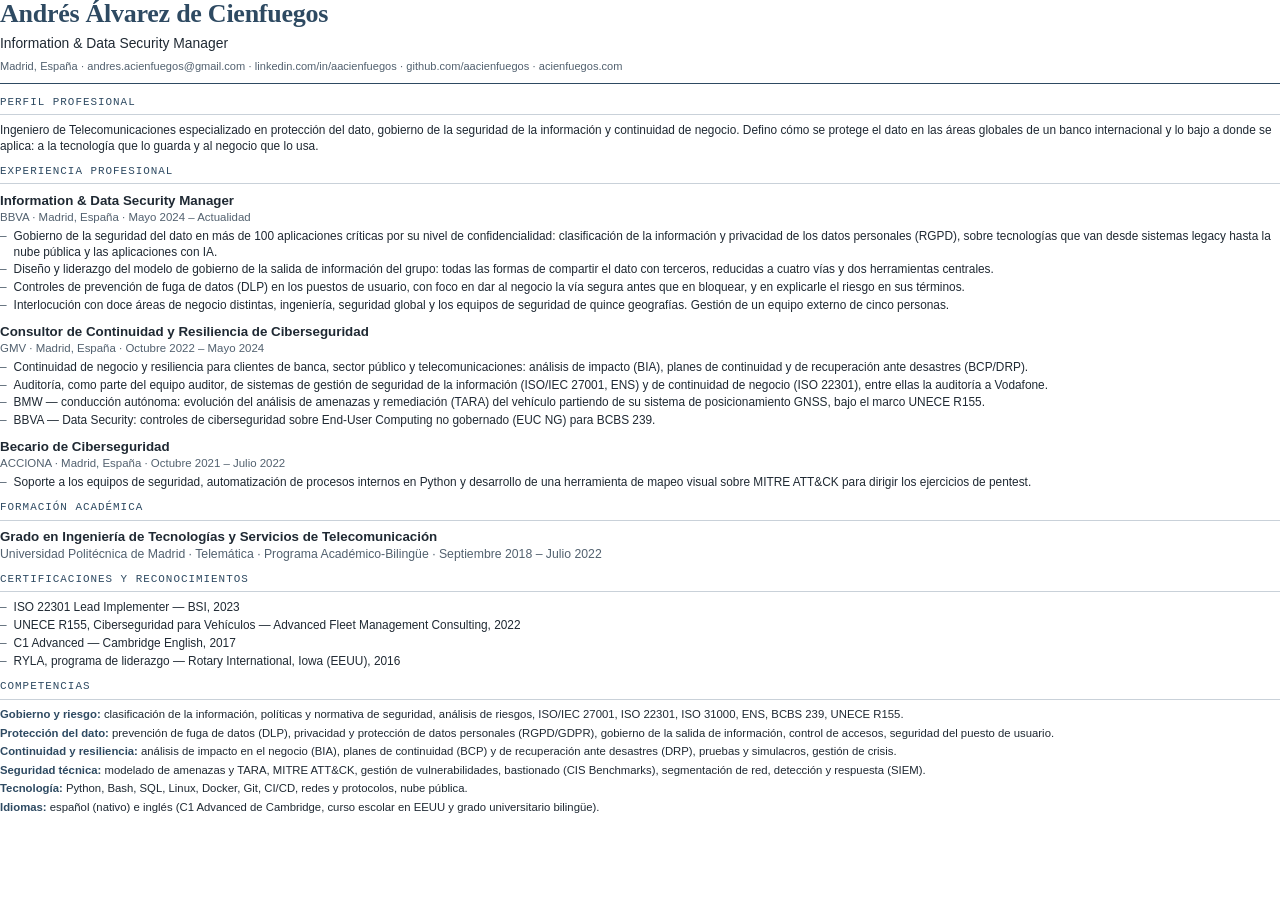
<file: cv/index.html>
<!doctype html>
<html lang="es">
<head>
<meta charset="utf-8">
<title>Andrés Álvarez de Cienfuegos — CV</title>
<meta name="author" content="Andrés Álvarez de Cienfuegos">
<meta name="robots" content="noindex">
<meta name="description" content="CV de Andrés Álvarez de Cienfuegos — Information &amp; Data Security Manager">
<link rel="stylesheet" href="cv.css">
</head>
<body>

<header>
  <h1>Andrés Álvarez de Cienfuegos</h1>
  <p class="role" data-es="Information &amp; Data Security Manager" data-en="Information &amp; Data Security Manager">Information &amp; Data Security Manager</p>
  <p class="contact" data-es="Madrid, España · andres.acienfuegos@gmail.com · linkedin.com/in/aacienfuegos · github.com/aacienfuegos · acienfuegos.com" data-en="Madrid, Spain · andres.acienfuegos@gmail.com · linkedin.com/in/aacienfuegos · github.com/aacienfuegos · acienfuegos.com">Madrid, España · andres.acienfuegos@gmail.com · linkedin.com/in/aacienfuegos · github.com/aacienfuegos · acienfuegos.com</p>
</header>

<section class="tight">
  <h2 data-es="Perfil profesional" data-en="Professional summary">Perfil profesional</h2>
  <p class="summary"><span data-es="Ingeniero de Telecomunicaciones especializado en protección del dato, gobierno de la seguridad de la información y continuidad de negocio. Defino cómo se protege el dato en las áreas globales de un banco internacional y lo bajo a donde se aplica: a la tecnología que lo guarda y al negocio que lo usa." data-en="Telecommunications Engineer specialising in data protection, information security governance and business continuity. I define how data is protected across the global areas of an international bank and take it down to where it applies: to the technology that stores it and the business that uses it.">Ingeniero de Telecomunicaciones especializado en protección del dato, gobierno de la seguridad de la información y continuidad de negocio. Defino cómo se protege el dato en las áreas globales de un banco internacional y lo bajo a donde se aplica: a la tecnología que lo guarda y al negocio que lo usa.</span><span class="xl" data-es=" Antes, continuidad y resiliencia de ciberseguridad desde consultoría, para clientes de banca, sector público, telecomunicaciones y automoción." data-en=" Before that, cybersecurity continuity and resilience from the consulting side, for clients in banking, public sector, telecommunications and automotive."> Antes, continuidad y resiliencia de ciberseguridad desde consultoría, para clientes de banca, sector público, telecomunicaciones y automoción.</span></p>
</section>

<section>
  <h2 data-es="Experiencia profesional" data-en="Professional experience">Experiencia profesional</h2>

  <article class="job">
    <h3 data-es="Information &amp; Data Security Manager" data-en="Information &amp; Data Security Manager">Information &amp; Data Security Manager</h3>
    <p class="meta" data-es="BBVA · Madrid, España · Mayo 2024 – Actualidad" data-en="BBVA · Madrid, Spain · May 2024 – Present">BBVA · Madrid, España · Mayo 2024 – Actualidad</p>
    <ul>
      <li><span data-es="Gobierno de la seguridad del dato en más de 100 aplicaciones críticas por su nivel de confidencialidad: clasificación de la información y privacidad de los datos personales (RGPD), sobre tecnologías que van desde sistemas legacy hasta la nube pública y las aplicaciones con IA." data-en="Data security governance across more than 100 applications rated critical by confidentiality level: information classification and personal data privacy (GDPR), over technologies ranging from legacy systems to public cloud and AI-based applications.">Gobierno de la seguridad del dato en más de 100 aplicaciones críticas por su nivel de confidencialidad: clasificación de la información y privacidad de los datos personales (RGPD), sobre tecnologías que van desde sistemas legacy hasta la nube pública y las aplicaciones con IA.</span></li>
      <li><span data-es="Diseño y liderazgo del modelo de gobierno de la salida de información del grupo: todas las formas de compartir el dato con terceros, reducidas a cuatro vías y dos herramientas centrales." data-en="Designed and led the group’s information outflow governance model: every way of sharing data with third parties reduced to four channels and two central tools.">Diseño y liderazgo del modelo de gobierno de la salida de información del grupo: todas las formas de compartir el dato con terceros, reducidas a cuatro vías y dos herramientas centrales.</span><span class="xl" data-es=" Redactado, defendido e impulsado hasta su implantación." data-en=" Written, defended and driven through to rollout."> Redactado, defendido e impulsado hasta su implantación.</span></li>
      <li><span data-es="Controles de prevención de fuga de datos (DLP) en los puestos de usuario, con foco en dar al negocio la vía segura antes que en bloquear, y en explicarle el riesgo en sus términos." data-en="Data loss prevention (DLP) controls on end-user devices, focused on giving the business a safe route rather than blocking it, and on explaining the risk in its own terms.">Controles de prevención de fuga de datos (DLP) en los puestos de usuario, con foco en dar al negocio la vía segura antes que en bloquear, y en explicarle el riesgo en sus términos.</span></li>
            <li><span data-es="Interlocución con doce áreas de negocio distintas, ingeniería, seguridad global y los equipos de seguridad de quince geografías. Gestión de un equipo externo de cinco personas." data-en="Stakeholder management across twelve different business areas, engineering, global security and the security teams of fifteen geographies. Management of a five-person external team.">Interlocución con doce áreas de negocio distintas, ingeniería, seguridad global y los equipos de seguridad de quince geografías. Gestión de un equipo externo de cinco personas.</span></li>
    </ul>
  </article>

  <article class="job">
    <h3 data-es="Consultor de Continuidad y Resiliencia de Ciberseguridad" data-en="Cybersecurity Continuity and Resilience Consultant">Consultor de Continuidad y Resiliencia de Ciberseguridad</h3>
    <p class="meta" data-es="GMV · Madrid, España · Octubre 2022 – Mayo 2024" data-en="GMV · Madrid, Spain · October 2022 – May 2024">GMV · Madrid, España · Octubre 2022 – Mayo 2024</p>
    <ul>
      <li><span data-es="Continuidad de negocio y resiliencia para clientes de banca, sector público y telecomunicaciones: análisis de impacto (BIA), planes de continuidad y de recuperación ante desastres (BCP/DRP)" data-en="Business continuity and resilience for clients in banking, public sector and telecommunications: business impact analysis (BIA), continuity and disaster recovery plans (BCP/DRP)">Continuidad de negocio y resiliencia para clientes de banca, sector público y telecomunicaciones: análisis de impacto (BIA), planes de continuidad y de recuperación ante desastres (BCP/DRP)</span><span class="sm">.</span><span class="xl" data-es=" y los simulacros que los ponían a prueba." data-en=" and the exercises that put them to the test."> y los simulacros que los ponían a prueba.</span></li>
      <li><span data-es="Auditoría, como parte del equipo auditor, de sistemas de gestión de seguridad de la información (ISO/IEC 27001, ENS) y de continuidad de negocio (ISO 22301), entre ellas la auditoría a Vodafone." data-en="Auditing, as part of the audit team, of information security management systems (ISO/IEC 27001, ENS) and business continuity management systems (ISO 22301), including the Vodafone audit.">Auditoría, como parte del equipo auditor, de sistemas de gestión de seguridad de la información (ISO/IEC 27001, ENS) y de continuidad de negocio (ISO 22301), entre ellas la auditoría a Vodafone.</span></li>
      <li><span data-es="BMW — conducción autónoma: evolución del análisis de amenazas y remediación (TARA) del vehículo partiendo de su sistema de posicionamiento GNSS, bajo el marco UNECE R155." data-en="BMW — autonomous driving: built on the vehicle’s existing threat assessment and remediation analysis (TARA), starting from its GNSS positioning system, under the UNECE R155 framework.">BMW — conducción autónoma: evolución del análisis de amenazas y remediación (TARA) del vehículo partiendo de su sistema de posicionamiento GNSS, bajo el marco UNECE R155.</span><span class="xl" data-es=" Soporte a la dirección del proyecto, coordinación del equipo técnico y punto de contacto con el cliente." data-en=" Support to project management, technical team coordination and direct client contact."> Soporte a la dirección del proyecto, coordinación del equipo técnico y punto de contacto con el cliente.</span></li>
      <li class="xl"><span data-es="BBVA — Data Security: diseño de controles de ciberseguridad sobre End-User Computing no gobernado (EUC NG) para la adecuación a la normativa BCBS 239." data-en="BBVA — Data Security: design of cybersecurity controls over ungoverned End-User Computing (EUC NG) for BCBS 239 compliance.">BBVA — Data Security: diseño de controles de ciberseguridad sobre End-User Computing no gobernado (EUC NG) para la adecuación a la normativa BCBS 239.</span></li>
      <li class="sm" data-es="BBVA — Data Security: controles de ciberseguridad sobre End-User Computing no gobernado (EUC NG) para BCBS 239." data-en="BBVA — Data Security: cybersecurity controls over ungoverned End-User Computing (EUC NG) for BCBS 239.">BBVA — Data Security: controles de ciberseguridad sobre End-User Computing no gobernado (EUC NG) para BCBS 239.</li>
          </ul>
  </article>

  <article class="job">
    <h3 data-es="Becario de Ciberseguridad" data-en="Cybersecurity Intern">Becario de Ciberseguridad</h3>
    <p class="meta" data-es="ACCIONA · Madrid, España · Octubre 2021 – Julio 2022" data-en="ACCIONA · Madrid, Spain · October 2021 – July 2022">ACCIONA · Madrid, España · Octubre 2021 – Julio 2022</p>
    <ul>
                  <li data-es="Soporte a los equipos de seguridad, automatización de procesos internos en Python y desarrollo de una herramienta de mapeo visual sobre MITRE ATT&amp;CK para dirigir los ejercicios de pentest." data-en="Support to the security teams, automation of internal processes in Python and development of a visual mapping tool on top of MITRE ATT&amp;CK to aim the pentesting exercises.">Soporte a los equipos de seguridad, automatización de procesos internos en Python y desarrollo de una herramienta de mapeo visual sobre MITRE ATT&amp;CK para dirigir los ejercicios de pentest.</li>
    </ul>
  </article>
</section>

<section>
  <h2 data-es="Formación académica" data-en="Education">Formación académica</h2>
  <div class="entry">
    <h3 data-es="Grado en Ingeniería de Tecnologías y Servicios de Telecomunicación" data-en="BSc in Telecommunication Technologies and Services Engineering">Grado en Ingeniería de Tecnologías y Servicios de Telecomunicación</h3>
    <p class="meta" data-es="Universidad Politécnica de Madrid · Telemática · Programa Académico-Bilingüe · Septiembre 2018 – Julio 2022" data-en="Universidad Politécnica de Madrid · Telematics · Bilingual Academic Programme · September 2018 – July 2022">Universidad Politécnica de Madrid · Telemática · Programa Académico-Bilingüe · Septiembre 2018 – Julio 2022</p>
    <p class="note xl" data-es="Trabajo Fin de Grado: la herramienta de mapeo MITRE ATT&amp;CK construida en ACCIONA —base de datos, API, interfaz y contenedores—, validada contra cuatro casos de uso, de la inteligencia de amenazas a la emulación de adversario." data-en="Final degree project: the MITRE ATT&amp;CK mapping tool built at ACCIONA — database, API, interface and containers — validated against four use cases, from threat intelligence to adversary emulation.">Trabajo Fin de Grado: la herramienta de mapeo MITRE ATT&amp;CK construida en ACCIONA —base de datos, API, interfaz y contenedores—, validada contra cuatro casos de uso, de la inteligencia de amenazas a la emulación de adversario.</p>
  </div>
</section>

<section>
  <h2 data-es="Certificaciones y reconocimientos" data-en="Certifications and awards">Certificaciones y reconocimientos</h2>
  <ul class="certs">
    <li data-es="ISO 22301 Lead Implementer — BSI, 2023" data-en="ISO 22301 Lead Implementer — BSI, 2023">ISO 22301 Lead Implementer — BSI, 2023</li>
    <li data-es="UNECE R155, Ciberseguridad para Vehículos — Advanced Fleet Management Consulting, 2022" data-en="UNECE R155, Vehicle Cybersecurity — Advanced Fleet Management Consulting, 2022">UNECE R155, Ciberseguridad para Vehículos — Advanced Fleet Management Consulting, 2022</li>
    <li data-es="C1 Advanced — Cambridge English, 2017" data-en="C1 Advanced — Cambridge English, 2017">C1 Advanced — Cambridge English, 2017</li>
    <li data-es="RYLA, programa de liderazgo — Rotary International, Iowa (EEUU), 2016" data-en="RYLA leadership programme — Rotary International, Iowa (USA), 2016">RYLA, programa de liderazgo — Rotary International, Iowa (EEUU), 2016</li>
  </ul>
</section>

<section class="skills">
  <h2 data-es="Competencias" data-en="Skills">Competencias</h2>
  <p><b data-es="Gobierno y riesgo:" data-en="Governance and risk:">Gobierno y riesgo:</b> <span data-es="clasificación de la información, políticas y normativa de seguridad, análisis de riesgos, ISO/IEC 27001, ISO 22301, ISO 31000, ENS, BCBS 239, UNECE R155." data-en="information classification, security policy and standards, risk analysis, compliance, ISO 27001, ISO 22301, ISO 31000, ENS, BCBS 239, UNECE R155.">clasificación de la información, políticas y normativa de seguridad, análisis de riesgos, ISO/IEC 27001, ISO 22301, ISO 31000, ENS, BCBS 239, UNECE R155.</span></p>
  <p><b data-es="Protección del dato:" data-en="Data protection:">Protección del dato:</b> <span data-es="prevención de fuga de datos (DLP), privacidad y protección de datos personales (RGPD/GDPR), gobierno de la salida de información, control de accesos, seguridad del puesto de usuario." data-en="data loss prevention (DLP), privacy and personal data protection (GDPR), information outflow governance, access control, endpoint security.">prevención de fuga de datos (DLP), privacidad y protección de datos personales (RGPD/GDPR), gobierno de la salida de información, control de accesos, seguridad del puesto de usuario.</span></p>
  <p><b data-es="Continuidad y resiliencia:" data-en="Continuity and resilience:">Continuidad y resiliencia:</b> <span data-es="análisis de impacto en el negocio (BIA), planes de continuidad (BCP) y de recuperación ante desastres (DRP), pruebas y simulacros, gestión de crisis." data-en="business impact analysis (BIA), business continuity (BCP) and disaster recovery (DRP) plans, testing and exercising, crisis management.">análisis de impacto en el negocio (BIA), planes de continuidad (BCP) y de recuperación ante desastres (DRP), pruebas y simulacros, gestión de crisis.</span></p>
  <p><b data-es="Seguridad técnica:" data-en="Technical security:">Seguridad técnica:</b> <span data-es="modelado de amenazas y TARA, MITRE ATT&amp;CK, gestión de vulnerabilidades, bastionado (CIS Benchmarks), segmentación de red, detección y respuesta (SIEM)." data-en="threat modelling and TARA, MITRE ATT&amp;CK, vulnerability management, hardening (CIS Benchmarks), network segmentation, detection and response (SIEM).">modelado de amenazas y TARA, MITRE ATT&amp;CK, gestión de vulnerabilidades, bastionado (CIS Benchmarks), segmentación de red, detección y respuesta (SIEM).</span></p>
  <p><b data-es="Tecnología:" data-en="Technology:">Tecnología:</b> <span data-es="Python, Bash, SQL, Linux, Docker, Git, CI/CD, redes y protocolos, nube pública." data-en="Python, Bash, SQL, Linux, Docker, Git, CI/CD, networks and protocols, public cloud.">Python, Bash, SQL, Linux, Docker, Git, CI/CD, redes y protocolos, nube pública.</span></p>
  <p><b data-es="Idiomas:" data-en="Languages:">Idiomas:</b> <span data-es="español (nativo) e inglés (C1 Advanced de Cambridge, curso escolar en EEUU y grado universitario bilingüe)." data-en="Spanish (native) and English (Cambridge C1 Advanced, high school year in the USA and bilingual university degree).">español (nativo) e inglés (C1 Advanced de Cambridge, curso escolar en EEUU y grado universitario bilingüe).</span></p>
</section>

<section class="xl">
  <h2 data-es="Proyectos e infraestructura propia" data-en="Personal projects and infrastructure">Proyectos e infraestructura propia</h2>
  <ul>
    <li data-es="Homelab distribuido en dos ubicaciones, con nueve máquinas virtualizadas, dieciocho servicios y cinco segmentos de red, más un entorno de laboratorio aislado del de producción: Proxmox, Docker, OpenWrt, Traefik, Authentik, Wazuh, CrowdSec y Cloudflare." data-en="Homelab distributed across two locations, with nine virtualised machines, eighteen services and five network segments, plus a lab environment isolated from production: Proxmox, Docker, OpenWrt, Traefik, Authentik, Wazuh, CrowdSec and Cloudflare.">Homelab distribuido en dos ubicaciones, con nueve máquinas virtualizadas, dieciocho servicios y cinco segmentos de red, más un entorno de laboratorio aislado del de producción: Proxmox, Docker, OpenWrt, Traefik, Authentik, Wazuh, CrowdSec y Cloudflare.</li>
    <li data-es="TripPlanner — aplicación web y Android para planificar viajes (Next.js, Expo, PostgreSQL), desplegada con integración continua y actualización automática del entorno de pruebas." data-en="TripPlanner — web and Android trip planning application (Next.js, Expo, PostgreSQL), deployed with continuous integration and automatic updates to the staging environment.">TripPlanner — aplicación web y Android para planificar viajes (Next.js, Expo, PostgreSQL), desplegada con integración continua y actualización automática del entorno de pruebas.</li>
    <li data-es="AgentOS — plataforma de orquestación de agentes de IA (FastAPI, Redis, ARQ) para automatizar despliegues y documentación, con el flujo de desarrollo acotado y los cambios confinados al entorno de laboratorio." data-en="AgentOS — AI agent orchestration platform (FastAPI, Redis, ARQ) to automate deployments and documentation, with a constrained development workflow and changes confined to the lab environment.">AgentOS — plataforma de orquestación de agentes de IA (FastAPI, Redis, ARQ) para automatizar despliegues y documentación, con el flujo de desarrollo acotado y los cambios confinados al entorno de laboratorio.</li>
  </ul>
</section>

<script>
const params = new URLSearchParams(location.search);
if (params.get('lang') === 'en') {
  document.documentElement.lang = 'en';
  document.title = 'Andres Alvarez de Cienfuegos — CV';
  for (const el of document.querySelectorAll('[data-en]')) el.textContent = el.dataset.en;
}
if (params.get('len') !== 'long') document.body.classList.add('short');
</script>

</body>
</html>
</file>
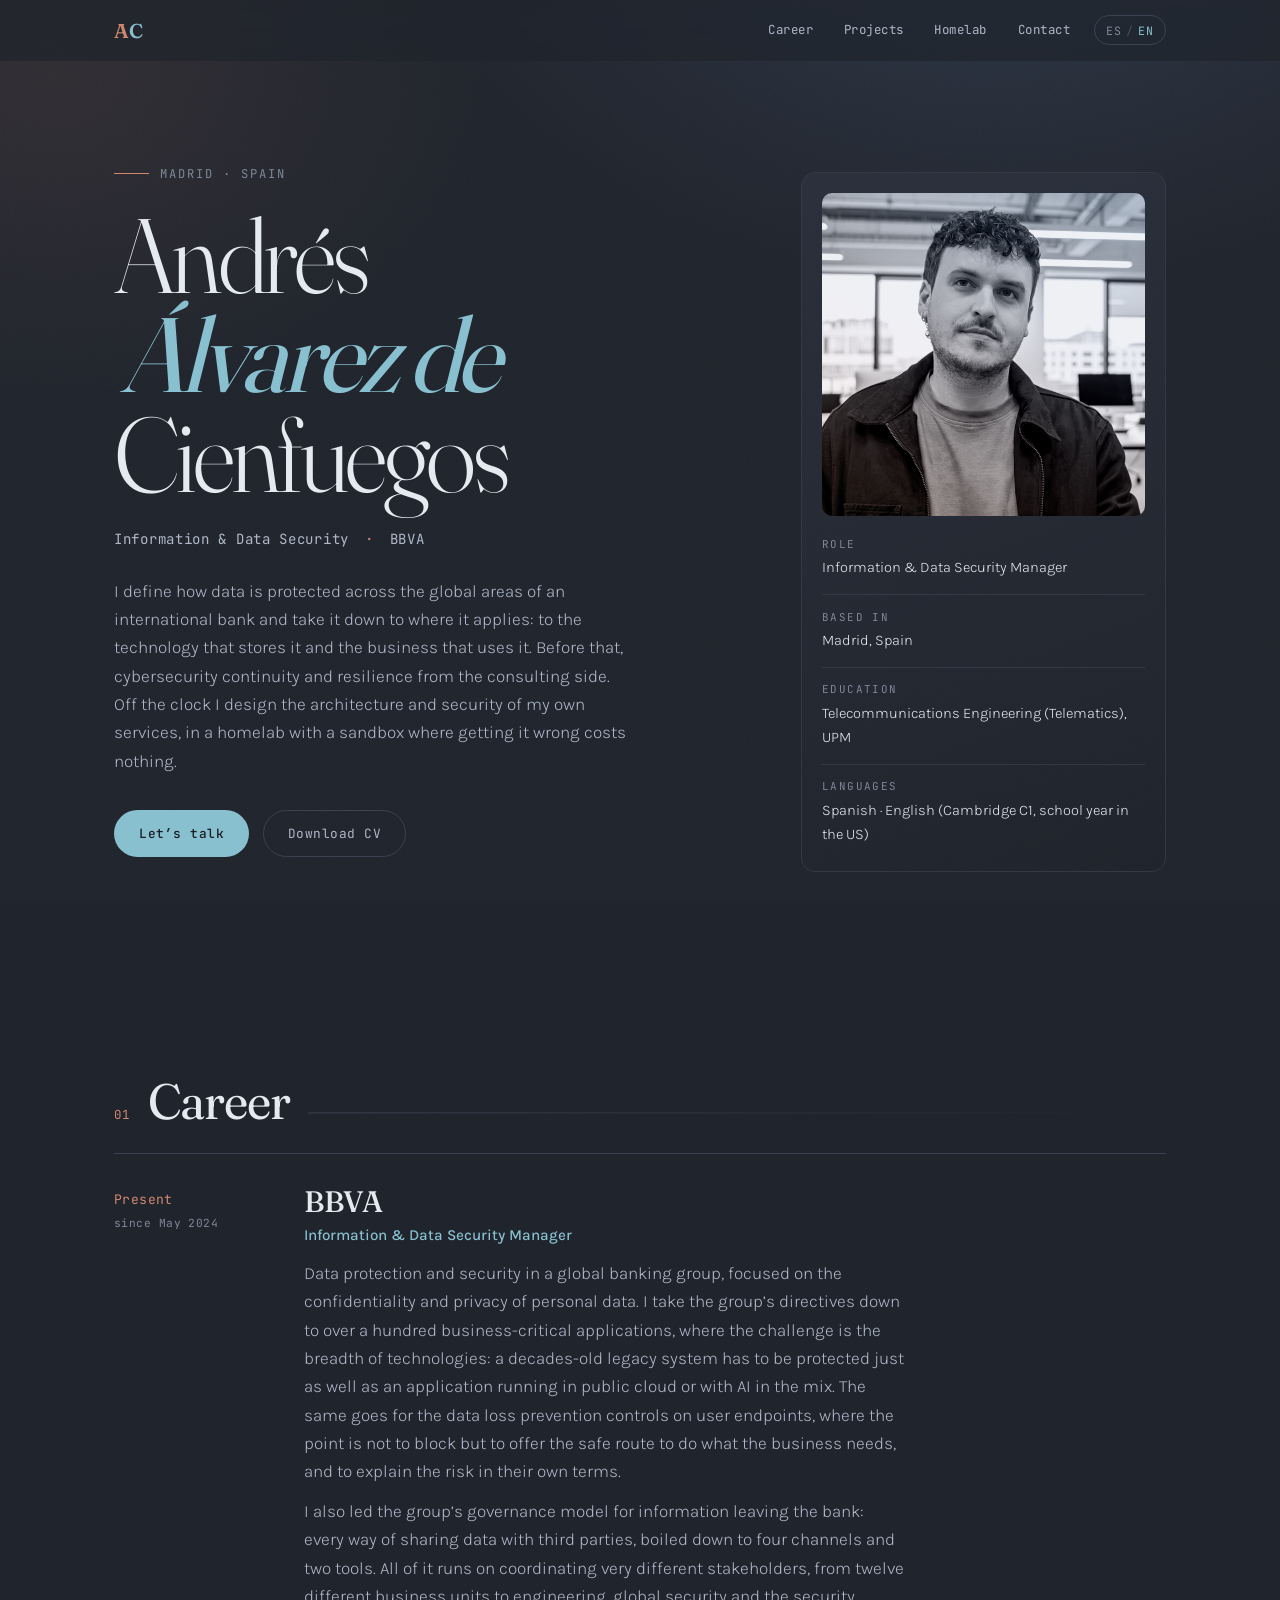
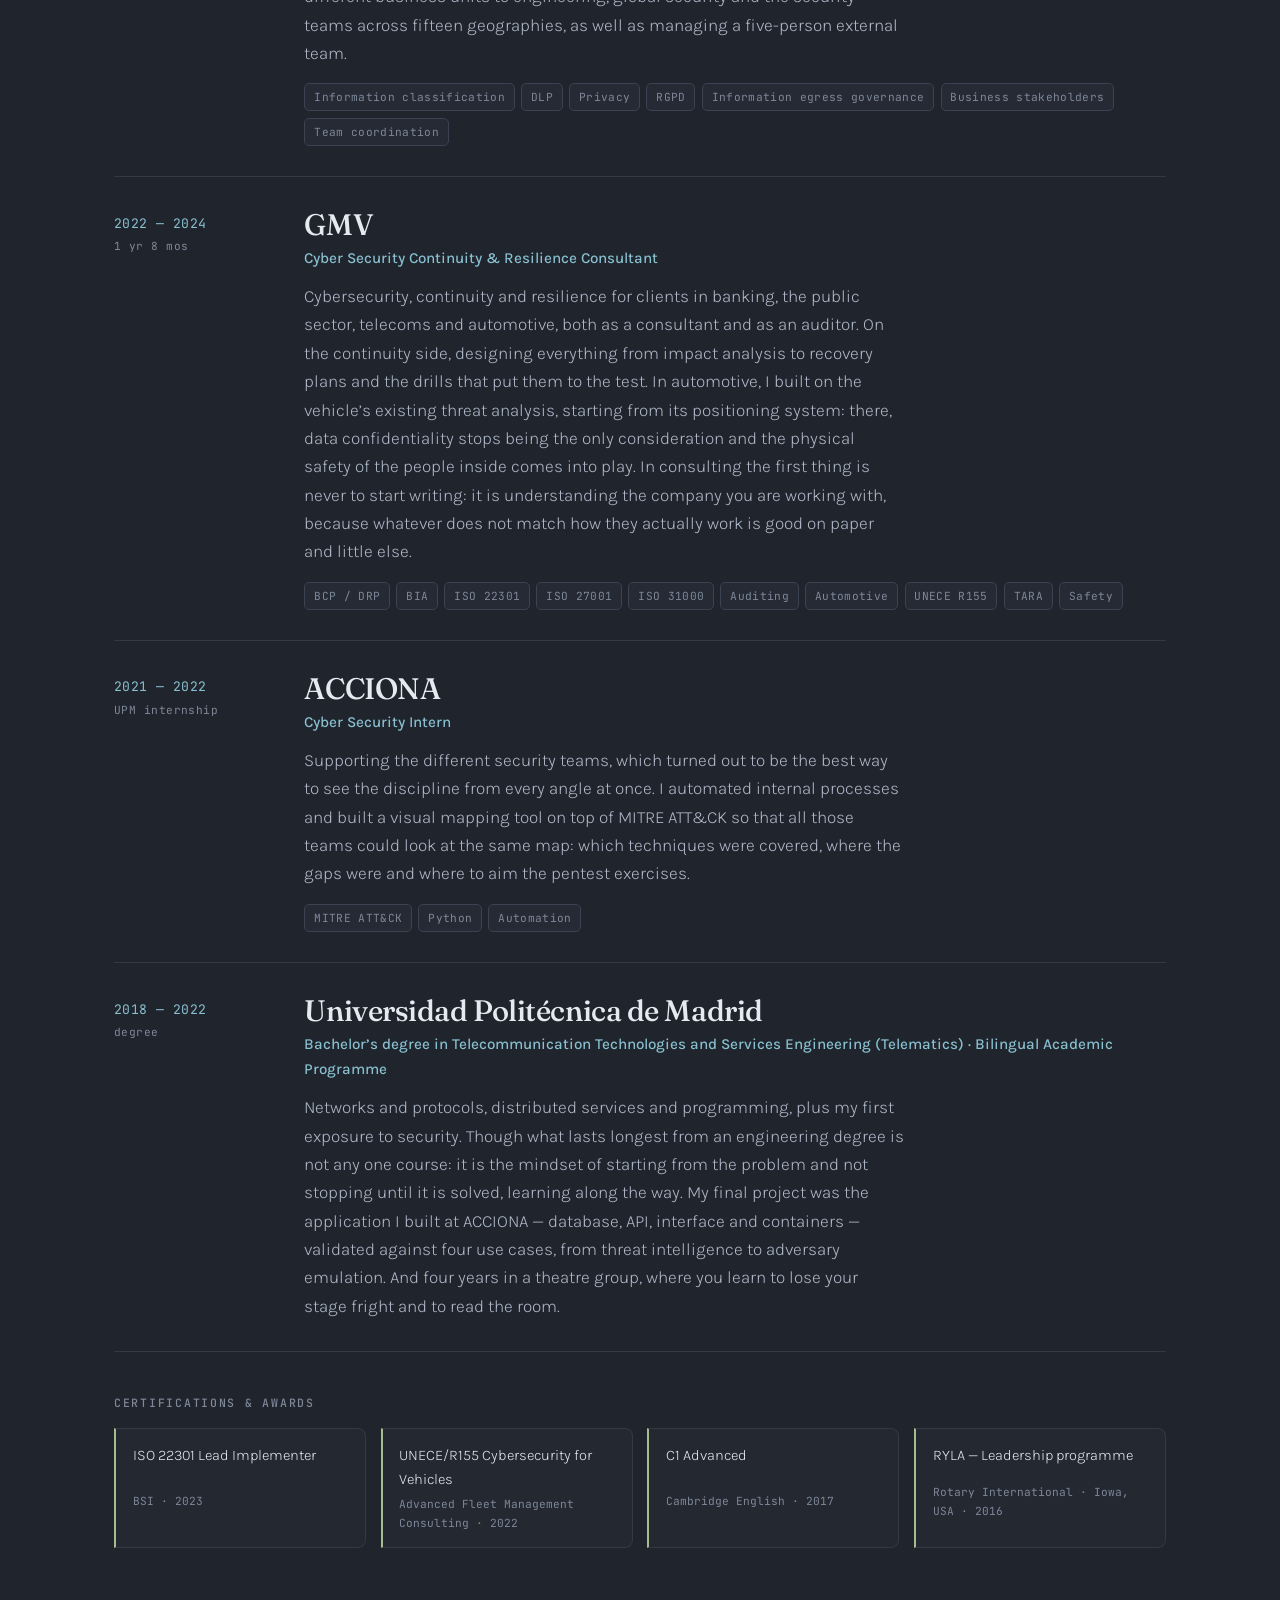
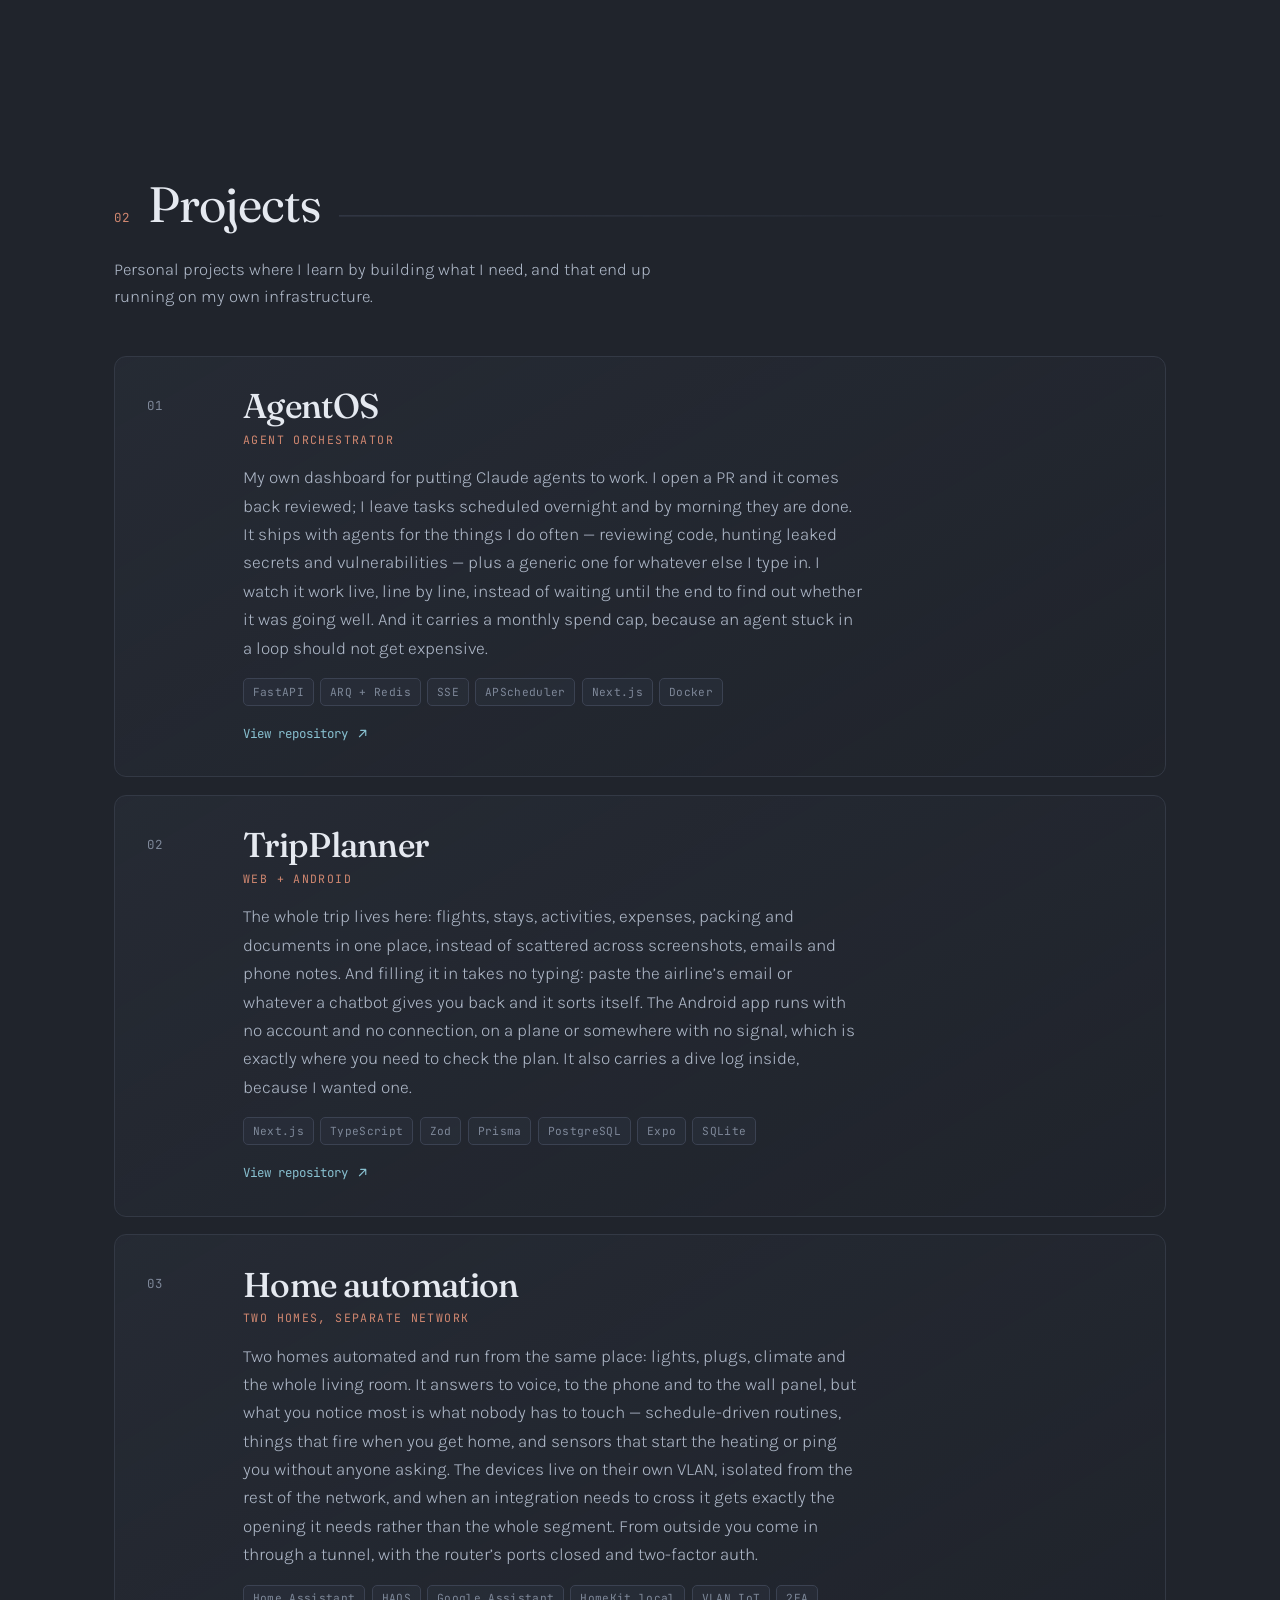
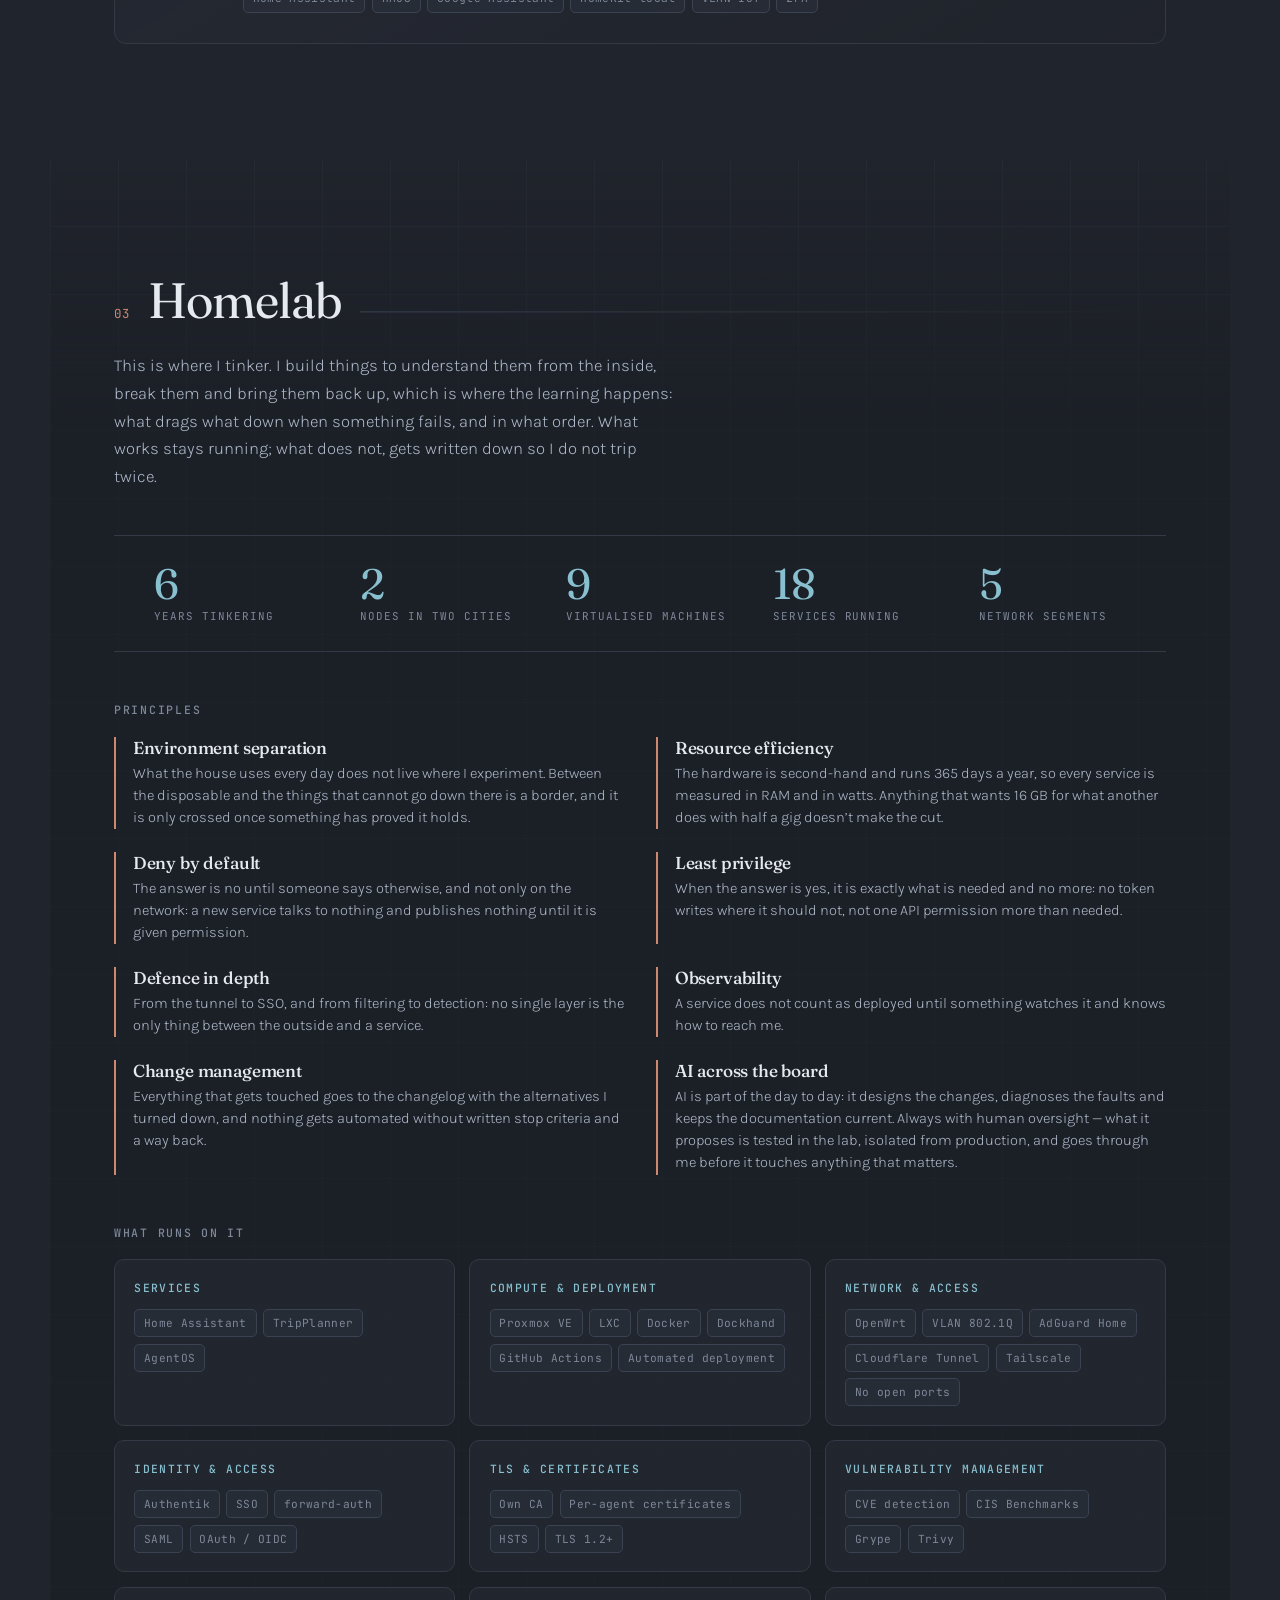
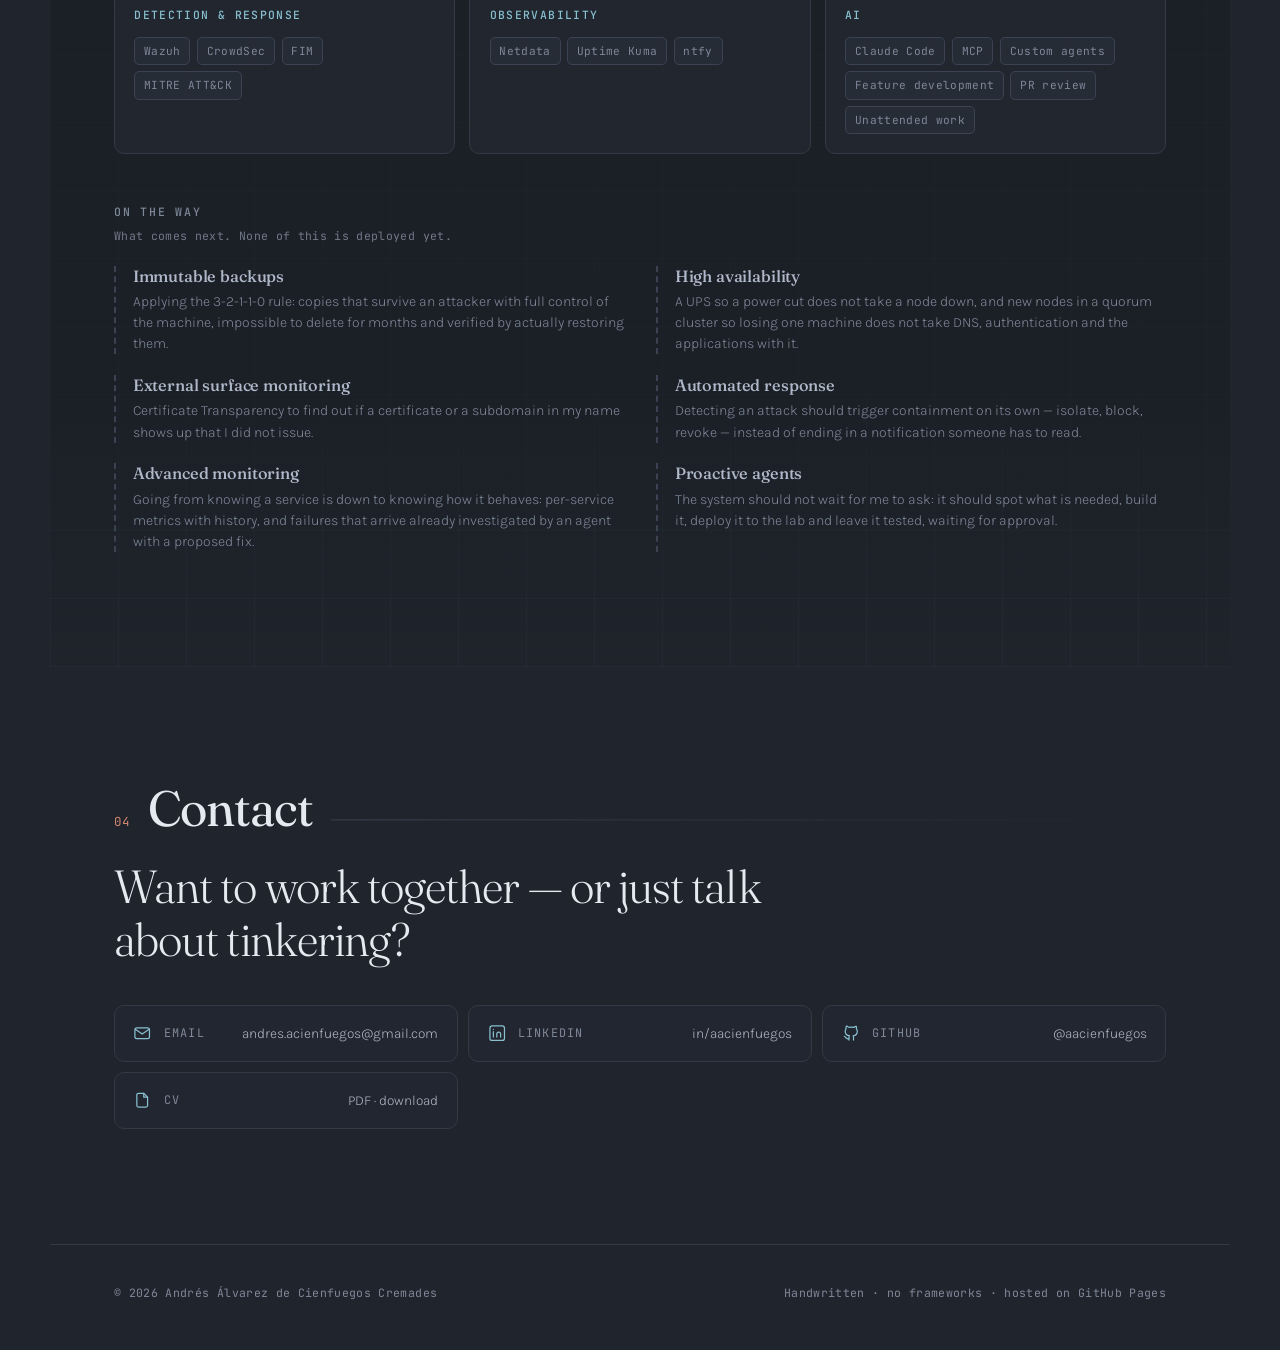
<file: en/index.html>
<!DOCTYPE html>
<html lang="en">
<head>
<meta charset="utf-8">
<meta name="viewport" content="width=device-width, initial-scale=1.0">
<title>Andrés Álvarez de Cienfuegos — Information &amp; Data Security</title>
<meta name="description" content="Information &amp; Data Security Manager at BBVA. Information classification, DLP, self-hosted infrastructure and development. Madrid.">
<meta name="author" content="Andrés Álvarez de Cienfuegos Cremades">
<meta name="theme-color" content="#20242C">

<meta property="og:type" content="profile">
<meta property="og:title" content="Andrés Álvarez de Cienfuegos — Information & Data Security">
<meta property="og:description" content="Information & Data Security Manager at BBVA. Information classification, DLP, self-hosted infrastructure and development. Madrid.">
<meta property="og:url" content="https://acienfuegos.com/en/">
<meta property="og:image" content="https://acienfuegos.com/assets/og.jpg">
<meta property="og:image:width" content="1200">
<meta property="og:image:height" content="630">
<meta property="og:image:alt" content="Andrés Álvarez de Cienfuegos — Information & Data Security">
<meta property="og:locale" content="en_US">
<meta property="og:locale:alternate" content="es_ES">
<meta name="twitter:card" content="summary_large_image">

<link rel="canonical" href="https://acienfuegos.com/en/">
<link rel="alternate" hreflang="es" href="https://acienfuegos.com/">
<link rel="alternate" hreflang="en" href="https://acienfuegos.com/en/">
<link rel="alternate" hreflang="x-default" href="https://acienfuegos.com/">
<link rel="icon" href="data:image/svg+xml,%3Csvg xmlns='http://www.w3.org/2000/svg' viewBox='0 0 32 32'%3E%3Crect width='32' height='32' rx='7' fill='%2320242C'/%3E%3Cpath d='M7.5 24 L16 7.5 L24.5 24' stroke='%23D08770' stroke-width='2.6' fill='none' stroke-linejoin='round'/%3E%3Cpath d='M11.4 19 h9.2' stroke='%2388C0D0' stroke-width='2.6'/%3E%3C/svg%3E">

<link rel="preload" href="/assets/fonts/karla-400-lat.woff2" as="font" type="font/woff2" crossorigin>
<link rel="preload" href="/assets/fonts/fraunces-300-700-lat.woff2" as="font" type="font/woff2" crossorigin>
<link rel="stylesheet" href="/assets/fonts.css">
<link rel="stylesheet" href="/style.css">
  <noscript><style>.reveal{opacity:1!important;transform:none!important}.menu-btn{display:none!important}.to-top{opacity:1!important;transform:none!important;pointer-events:auto!important}</style></noscript>
</head>
<body>
<div class="grain" aria-hidden="true"></div>

<a class="skip" href="#main" data-es="Saltar al contenido" data-en="Skip to content">Skip to content</a>

<header class="topbar">
  <a href="#top" class="mark" aria-label="Andrés Álvarez de Cienfuegos">
    <span class="mark-a">A</span><span class="mark-c">C</span>
  </a>
  <nav class="topnav">
    <a href="#work" data-es="Trayectoria" data-en="Career">Career</a>
    <a href="#projects" data-es="Proyectos" data-en="Projects">Projects</a>
    <a href="#homelab" data-es="Homelab" data-en="Homelab">Homelab</a>
    <a href="#contact" data-es="Contacto" data-en="Contact">Contact</a>
  </nav>
  <a class="lang" id="lang-toggle" href="/" hreflang="es" aria-label="Cambiar a español">
    <span class="lang-opt" data-lang="es">ES</span><span class="lang-sep">/</span><span class="lang-opt on" data-lang="en">EN</span>
  </a>
  <button type="button" class="menu-btn" id="menu-btn" aria-expanded="false" aria-controls="menu" aria-label="Open menu">
    <span class="menu-bar"></span><span class="menu-bar"></span>
  </button>
</header>

<div class="menu" id="menu" hidden>
  <nav class="menu-nav">
    <a href="#work"><span class="menu-idx">01</span><span data-es="Trayectoria" data-en="Career">Career</span></a>
    <a href="#projects"><span class="menu-idx">02</span><span data-es="Proyectos" data-en="Projects">Projects</span></a>
    <a href="#homelab"><span class="menu-idx">03</span><span data-es="Homelab" data-en="Homelab">Homelab</span></a>
    <a href="#contact"><span class="menu-idx">04</span><span data-es="Contacto" data-en="Contact">Contact</span></a>
  </nav>
  <div class="menu-foot">
    <a href="/assets/CV_Andres_AlvarezDeCienfuegos.pdf" data-cv-es="/assets/CV_Andres_AlvarezDeCienfuegos.pdf" data-cv-en="/assets/CV_Andres_AlvarezDeCienfuegos_EN.pdf" data-es="Descargar CV" data-en="Download CV">Download CV</a>
    <a href="https://www.linkedin.com/in/aacienfuegos" rel="noopener">LinkedIn</a>
    <a href="https://github.com/aacienfuegos" rel="noopener">GitHub</a>
  </div>
</div>

<a href="#top" class="to-top" id="to-top" aria-label="Back to top">
  <svg viewBox="0 0 24 24" aria-hidden="true"><path d="M12 19V5"/><path d="m5 12 7-7 7 7"/></svg>
</a>

<main id="main">

<section class="hero" id="top">
  <div class="hero-grid">
    <div class="hero-lead">
      <p class="kicker reveal" data-es="Madrid · España" data-en="Madrid · Spain">Madrid · Spain</p>
      <h1 class="reveal">
        <span class="h1-line">Andrés</span>
        <span class="h1-line h1-accent">Álvarez de</span>
        <span class="h1-line">Cienfuegos</span>
      </h1>
      <p class="hero-role reveal">
        <span data-es="Information &amp; Data Security" data-en="Information &amp; Data Security">Information &amp; Data Security</span>
        <span class="dot">·</span>
        <span>BBVA</span>
      </p>
      <p class="hero-text reveal"
         data-es="Defino cómo se protege el dato en las áreas globales de un banco internacional y lo bajo a donde se aplica: a la tecnología que lo guarda y al negocio que lo usa. Antes, continuidad y resiliencia de ciberseguridad desde consultoría. Fuera de horas diseño la arquitectura y la seguridad de mis propios servicios, en un homelab con un laboratorio aparte donde equivocarse sale gratis."
         data-en="I define how data is protected across the global areas of an international bank and take it down to where it applies: to the technology that stores it and the business that uses it. Before that, cybersecurity continuity and resilience from the consulting side. Off the clock I design the architecture and security of my own services, in a homelab with a sandbox where getting it wrong costs nothing.">I define how data is protected across the global areas of an international bank and take it down to where it applies: to the technology that stores it and the business that uses it. Before that, cybersecurity continuity and resilience from the consulting side. Off the clock I design the architecture and security of my own services, in a homelab with a sandbox where getting it wrong costs nothing.</p>
      <div class="hero-cta reveal">
        <a class="btn btn-primary" href="#contact" data-es="Hablemos" data-en="Let’s talk">Let’s talk</a>
        <a class="btn btn-ghost" href="/assets/CV_Andres_AlvarezDeCienfuegos.pdf" data-cv-es="/assets/CV_Andres_AlvarezDeCienfuegos.pdf" data-cv-en="/assets/CV_Andres_AlvarezDeCienfuegos_EN.pdf" data-es="Descargar CV" data-en="Download CV">Download CV</a>
      </div>
    </div>

    <aside class="hero-card reveal">
      <div class="portrait">
        <img src="/assets/profile.jpg" alt="Andrés Álvarez de Cienfuegos" width="1200" height="1200" fetchpriority="high">
      </div>
      <dl class="specs">
        <div>
          <dt data-es="Puesto" data-en="Role">Role</dt>
          <dd data-es="Information &amp; Data Security Manager" data-en="Information &amp; Data Security Manager">Information &amp; Data Security Manager</dd>
        </div>
        <div>
          <dt data-es="Base" data-en="Based in">Based in</dt>
          <dd data-es="Madrid, España" data-en="Madrid, Spain">Madrid, Spain</dd>
        </div>
        <div>
          <dt data-es="Formación" data-en="Education">Education</dt>
          <dd data-es="Ing. de Telecomunicaciones (Telemática), UPM" data-en="Telecommunications Engineering (Telematics), UPM">Telecommunications Engineering (Telematics), UPM</dd>
        </div>
        <div>
          <dt data-es="Idiomas" data-en="Languages">Languages</dt>
          <dd data-es="Español · Inglés (C1 Cambridge, curso escolar en EEUU)" data-en="Spanish · English (Cambridge C1, school year in the US)">Spanish · English (Cambridge C1, school year in the US)</dd>
        </div>
      </dl>
    </aside>
  </div>
</section>

<section class="section" id="work">
  <div class="section-head reveal">
    <span class="num">01</span>
    <h2 data-es="Trayectoria" data-en="Career">Career</h2>
  </div>
  <ol class="timeline">
    <li class="tl-item reveal">
      <div class="tl-when">
        <span class="tl-now" data-es="Actualidad" data-en="Present">Present</span>
        <span class="tl-since" data-es="desde may. 2024" data-en="since May 2024">since May 2024</span>
      </div>
      <div class="tl-what">
        <h3>BBVA</h3>
        <p class="tl-role" data-es="Information &amp; Data Security Manager" data-en="Information &amp; Data Security Manager">Information &amp; Data Security Manager</p>
        <p class="tl-desc"
           data-es="Protección y seguridad del dato en un grupo bancario global, con foco en la confidencialidad y la privacidad de los datos personales. Bajo las directrices del grupo a más de cien aplicaciones críticas, donde el reto es el abanico de tecnologías: hay que proteger igual un sistema legacy de hace décadas que una aplicación en nube pública o con IA de por medio. Y a los controles de prevención de fuga en los puestos de usuario, donde lo importante no es bloquear sino dar la vía segura para hacer lo que el negocio necesita y explicarle el riesgo en sus términos."
           data-en="Data protection and security in a global banking group, focused on the confidentiality and privacy of personal data. I take the group’s directives down to over a hundred business-critical applications, where the challenge is the breadth of technologies: a decades-old legacy system has to be protected just as well as an application running in public cloud or with AI in the mix. The same goes for the data loss prevention controls on user endpoints, where the point is not to block but to offer the safe route to do what the business needs, and to explain the risk in their own terms.">Data protection and security in a global banking group, focused on the confidentiality and privacy of personal data. I take the group’s directives down to over a hundred business-critical applications, where the challenge is the breadth of technologies: a decades-old legacy system has to be protected just as well as an application running in public cloud or with AI in the mix. The same goes for the data loss prevention controls on user endpoints, where the point is not to block but to offer the safe route to do what the business needs, and to explain the risk in their own terms.</p>
        <p class="tl-desc"
           data-es="Lideré además el modelo de gobierno de la salida de información del grupo: todas las formas de compartir el dato con terceros, reducidas a cuatro vías y dos herramientas. Todo esto pasa por coordinar perfiles muy distintos, desde doce áreas de negocio diferentes hasta ingeniería, seguridad global y los equipos de seguridad de quince geografías, además de gestionar un equipo externo de cinco personas."
           data-en="I also led the group’s governance model for information leaving the bank: every way of sharing data with third parties, boiled down to four channels and two tools. All of it runs on coordinating very different stakeholders, from twelve different business units to engineering, global security and the security teams across fifteen geographies, as well as managing a five-person external team.">I also led the group’s governance model for information leaving the bank: every way of sharing data with third parties, boiled down to four channels and two tools. All of it runs on coordinating very different stakeholders, from twelve different business units to engineering, global security and the security teams across fifteen geographies, as well as managing a five-person external team.</p>
        <ul class="chips">
          <li data-es="Clasificación de la información" data-en="Information classification">Information classification</li>
          <li>DLP</li>
          <li data-es="Privacidad" data-en="Privacy">Privacy</li>
          <li>RGPD</li>
          <li data-es="Gobierno de salida de información" data-en="Information egress governance">Information egress governance</li>
          <li data-es="Relación con negocio" data-en="Business stakeholders">Business stakeholders</li>
          <li data-es="Coordinación de equipo" data-en="Team coordination">Team coordination</li>
        </ul>
      </div>
    </li>

    <li class="tl-item reveal">
      <div class="tl-when">
        <span class="tl-now">2022 — 2024</span>
        <span class="tl-since" data-es="1 año 8 meses" data-en="1 yr 8 mos">1 yr 8 mos</span>
      </div>
      <div class="tl-what">
        <h3>GMV</h3>
        <p class="tl-role" data-es="Consultor de Continuidad y Resiliencia de Ciberseguridad" data-en="Cyber Security Continuity &amp; Resilience Consultant">Cyber Security Continuity &amp; Resilience Consultant</p>
        <p class="tl-desc"
           data-es="Ciberseguridad, continuidad y resiliencia para clientes de banca, sector público, telecomunicaciones y automoción, como consultor y como auditor. En continuidad, diseñando desde el análisis de impacto hasta los planes de recuperación y los simulacros que los ponían a prueba. En automoción, evolucioné el análisis de amenazas del vehículo desde su sistema de posicionamiento: ahí la confidencialidad del dato deja de ser el único eje y aparece la seguridad física de quien va dentro. En consultoría lo primero nunca es ponerse a escribir: es entender la empresa que tienes delante, porque lo que no encaje con cómo trabajan de verdad sirve para el papel y para poco más."
           data-en="Cybersecurity, continuity and resilience for clients in banking, the public sector, telecoms and automotive, both as a consultant and as an auditor. On the continuity side, designing everything from impact analysis to recovery plans and the drills that put them to the test. In automotive, I built on the vehicle’s existing threat analysis, starting from its positioning system: there, data confidentiality stops being the only consideration and the physical safety of the people inside comes into play. In consulting the first thing is never to start writing: it is understanding the company you are working with, because whatever does not match how they actually work is good on paper and little else.">Cybersecurity, continuity and resilience for clients in banking, the public sector, telecoms and automotive, both as a consultant and as an auditor. On the continuity side, designing everything from impact analysis to recovery plans and the drills that put them to the test. In automotive, I built on the vehicle’s existing threat analysis, starting from its positioning system: there, data confidentiality stops being the only consideration and the physical safety of the people inside comes into play. In consulting the first thing is never to start writing: it is understanding the company you are working with, because whatever does not match how they actually work is good on paper and little else.</p>
        <ul class="chips">
          <li>BCP / DRP</li>
          <li>BIA</li>
          <li>ISO 22301</li>
          <li>ISO 27001</li>
          <li>ISO 31000</li>
          <li data-es="Auditoría" data-en="Auditing">Auditing</li>
          <li data-es="Automoción" data-en="Automotive">Automotive</li>
          <li>UNECE R155</li>
          <li>TARA</li>
          <li>Safety</li>
        </ul>
      </div>
    </li>

    <li class="tl-item reveal">
      <div class="tl-when">
        <span class="tl-now">2021 — 2022</span>
        <span class="tl-since" data-es="prácticas UPM" data-en="UPM internship">UPM internship</span>
      </div>
      <div class="tl-what">
        <h3>ACCIONA</h3>
        <p class="tl-role" data-es="Becario de Ciberseguridad" data-en="Cyber Security Intern">Cyber Security Intern</p>
        <p class="tl-desc"
           data-es="Soporte a los distintos equipos de seguridad, que fue la mejor manera de ver la disciplina desde todos los ángulos. Automaticé procesos internos y construí una herramienta de mapeo visual sobre MITRE ATT&amp;CK para que todos esos equipos miraran el mismo mapa: qué técnicas estaban cubiertas, dónde quedaban los huecos y hacia dónde dirigir los ejercicios de pentest."
           data-en="Supporting the different security teams, which turned out to be the best way to see the discipline from every angle at once. I automated internal processes and built a visual mapping tool on top of MITRE ATT&amp;CK so that all those teams could look at the same map: which techniques were covered, where the gaps were and where to aim the pentest exercises.">Supporting the different security teams, which turned out to be the best way to see the discipline from every angle at once. I automated internal processes and built a visual mapping tool on top of MITRE ATT&amp;CK so that all those teams could look at the same map: which techniques were covered, where the gaps were and where to aim the pentest exercises.</p>
        <ul class="chips">
          <li>MITRE ATT&amp;CK</li>
          <li>Python</li>
          <li data-es="Automatización" data-en="Automation">Automation</li>
        </ul>
      </div>
    </li>

    <li class="tl-item reveal">
      <div class="tl-when">
        <span class="tl-now">2018 — 2022</span>
        <span class="tl-since" data-es="grado" data-en="degree">degree</span>
      </div>
      <div class="tl-what">
        <h3>Universidad Politécnica de Madrid</h3>
        <p class="tl-role"
           data-es="Grado en Ingeniería de Tecnologías y Servicios de Telecomunicación (Telemática) · Programa Académico-Bilingüe"
           data-en="Bachelor’s degree in Telecommunication Technologies and Services Engineering (Telematics) · Bilingual Academic Programme">Bachelor’s degree in Telecommunication Technologies and Services Engineering (Telematics) · Bilingual Academic Programme</p>
        <p class="tl-desc"
           data-es="Redes y protocolos, servicios distribuidos y programación, más el primer contacto con la seguridad. Aunque de una ingeniería lo que más dura no es ninguna asignatura: es la mentalidad de empezar por el problema y no parar hasta resolverlo, aprendiendo por el camino. El TFG fue la aplicación que construí en ACCIONA: base de datos, API, interfaz y contenedores, validada contra cuatro casos de uso, de la inteligencia de amenazas a la emulación de adversario. Y cuatro años de grupo de teatro, donde se aprende a perder el miedo a un escenario y a leer a quien tienes delante."
           data-en="Networks and protocols, distributed services and programming, plus my first exposure to security. Though what lasts longest from an engineering degree is not any one course: it is the mindset of starting from the problem and not stopping until it is solved, learning along the way. My final project was the application I built at ACCIONA — database, API, interface and containers — validated against four use cases, from threat intelligence to adversary emulation. And four years in a theatre group, where you learn to lose your stage fright and to read the room.">Networks and protocols, distributed services and programming, plus my first exposure to security. Though what lasts longest from an engineering degree is not any one course: it is the mindset of starting from the problem and not stopping until it is solved, learning along the way. My final project was the application I built at ACCIONA — database, API, interface and containers — validated against four use cases, from threat intelligence to adversary emulation. And four years in a theatre group, where you learn to lose your stage fright and to read the room.</p>
      </div>
    </li>
  </ol>

  <div class="certs reveal">
    <h3 class="certs-title" data-es="Certificaciones y reconocimientos" data-en="Certifications &amp; awards">Certifications &amp; awards</h3>
    <ul>
      <li>
        <span class="cert-name">ISO 22301 Lead Implementer</span>
        <span class="cert-meta">BSI · 2023</span>
      </li>
      <li>
        <span class="cert-name" data-es="UNECE/R155 Ciberseguridad para Vehículos" data-en="UNECE/R155 Cybersecurity for Vehicles">UNECE/R155 Cybersecurity for Vehicles</span>
        <span class="cert-meta">Advanced Fleet Management Consulting · 2022</span>
      </li>
      <li>
        <span class="cert-name">C1 Advanced</span>
        <span class="cert-meta">Cambridge English · 2017</span>
      </li>
      <li>
        <span class="cert-name" data-es="RYLA — Programa de liderazgo" data-en="RYLA — Leadership programme">RYLA — Leadership programme</span>
        <span class="cert-meta" data-es="Rotary International · Iowa, EEUU · 2016" data-en="Rotary International · Iowa, USA · 2016">Rotary International · Iowa, USA · 2016</span>
      </li>
    </ul>
  </div>
</section>

<section class="section" id="projects">
  <div class="section-head reveal">
    <span class="num">02</span>
    <h2 data-es="Proyectos" data-en="Projects">Projects</h2>
  </div>
  <p class="section-intro reveal"
     data-es="Proyectos personales donde aprendo construyendo lo que necesito, y que acaban corriendo en mi propia infraestructura."
     data-en="Personal projects where I learn by building what I need, and that end up running on my own infrastructure.">Personal projects where I learn by building what I need, and that end up running on my own infrastructure.</p>

  <div class="projects">
    <article class="proj reveal">
      <span class="proj-idx">01</span>
      <div class="proj-body">
        <h3>AgentOS</h3>
        <p class="proj-tag" data-es="Orquestador de agentes" data-en="Agent orchestrator">Agent orchestrator</p>
        <p class="proj-desc"
           data-es="Mi propio panel para poner agentes de Claude a trabajar. Abro un PR y aparece revisado; dejo tareas programadas de noche y por la mañana están hechas. Trae agentes para lo que hago a menudo —revisar código, buscar secretos filtrados y vulnerabilidades— y uno genérico para cualquier encargo suelto que le escriba. Lo veo trabajar en directo, línea a línea, en vez de esperar al final para saber si iba bien. Y lleva un tope de gasto mensual, porque un agente que se queda en bucle no debería salir caro."
           data-en="My own dashboard for putting Claude agents to work. I open a PR and it comes back reviewed; I leave tasks scheduled overnight and by morning they are done. It ships with agents for the things I do often — reviewing code, hunting leaked secrets and vulnerabilities — plus a generic one for whatever else I type in. I watch it work live, line by line, instead of waiting until the end to find out whether it was going well. And it carries a monthly spend cap, because an agent stuck in a loop should not get expensive.">My own dashboard for putting Claude agents to work. I open a PR and it comes back reviewed; I leave tasks scheduled overnight and by morning they are done. It ships with agents for the things I do often — reviewing code, hunting leaked secrets and vulnerabilities — plus a generic one for whatever else I type in. I watch it work live, line by line, instead of waiting until the end to find out whether it was going well. And it carries a monthly spend cap, because an agent stuck in a loop should not get expensive.</p>
        <ul class="chips">
          <li>FastAPI</li><li>ARQ + Redis</li><li>SSE</li><li>APScheduler</li><li>Next.js</li><li>Docker</li>
        </ul>
        <a class="proj-link" href="https://github.com/aacienfuegos/agentos" rel="noopener">
          <span data-es="Ver repositorio" data-en="View repository">View repository</span>
          <svg viewBox="0 0 24 24" aria-hidden="true"><path d="M7 17 17 7M9 7h8v8"/></svg>
        </a>
      </div>
    </article>

    <article class="proj reveal">
      <span class="proj-idx">02</span>
      <div class="proj-body">
        <h3>TripPlanner</h3>
        <p class="proj-tag" data-es="Web + Android" data-en="Web + Android">Web + Android</p>
        <p class="proj-desc"
           data-es="Todo el viaje vive aquí: vuelos, alojamientos, actividades, gastos, equipaje y documentos en un único sitio, en vez de repartidos entre capturas, correos y notas del móvil. Y para llenarlo no hay que teclear: le pegas el correo de la aerolínea o lo que te devuelva un chat y se ordena solo. La app de Android va sin cuenta y sin conexión, en el avión o en un pueblo sin cobertura, que es justo donde necesitas mirar el plan. Lleva además un cuaderno de buceo dentro, porque me hacía falta."
           data-en="The whole trip lives here: flights, stays, activities, expenses, packing and documents in one place, instead of scattered across screenshots, emails and phone notes. And filling it in takes no typing: paste the airline’s email or whatever a chatbot gives you back and it sorts itself. The Android app runs with no account and no connection, on a plane or somewhere with no signal, which is exactly where you need to check the plan. It also carries a dive log inside, because I wanted one.">The whole trip lives here: flights, stays, activities, expenses, packing and documents in one place, instead of scattered across screenshots, emails and phone notes. And filling it in takes no typing: paste the airline’s email or whatever a chatbot gives you back and it sorts itself. The Android app runs with no account and no connection, on a plane or somewhere with no signal, which is exactly where you need to check the plan. It also carries a dive log inside, because I wanted one.</p>
        <ul class="chips">
          <li>Next.js</li><li>TypeScript</li><li>Zod</li><li>Prisma</li><li>PostgreSQL</li><li>Expo</li><li>SQLite</li>
        </ul>
        <a class="proj-link" href="https://github.com/aacienfuegos/tripplanner" rel="noopener">
          <span data-es="Ver repositorio" data-en="View repository">View repository</span>
          <svg viewBox="0 0 24 24" aria-hidden="true"><path d="M7 17 17 7M9 7h8v8"/></svg>
        </a>
      </div>
    </article>

    <article class="proj reveal">
      <span class="proj-idx">03</span>
      <div class="proj-body">
        <h3 data-es="Domótica" data-en="Home automation">Home automation</h3>
        <p class="proj-tag" data-es="Dos casas, red aparte" data-en="Two homes, separate network">Two homes, separate network</p>
        <p class="proj-desc"
           data-es="Dos casas domotizadas y gobernadas desde el mismo sitio: luces, enchufes, clima y el salón entero. Responde a la voz, al móvil y al panel de la pared, pero lo que más se nota es lo que no hay que tocar — rutinas por horario, cosas que se disparan al llegar a casa y sensores que arrancan el clima o te avisan sin que nadie pida nada. Los dispositivos viven en una VLAN propia, aislada del resto de la red, y cuando una integración necesita cruzar se le abre el paso justo en lugar del segmento entero. Desde fuera se entra por túnel, con los puertos del router cerrados y doble factor."
           data-en="Two homes automated and run from the same place: lights, plugs, climate and the whole living room. It answers to voice, to the phone and to the wall panel, but what you notice most is what nobody has to touch — schedule-driven routines, things that fire when you get home, and sensors that start the heating or ping you without anyone asking. The devices live on their own VLAN, isolated from the rest of the network, and when an integration needs to cross it gets exactly the opening it needs rather than the whole segment. From outside you come in through a tunnel, with the router’s ports closed and two-factor auth.">Two homes automated and run from the same place: lights, plugs, climate and the whole living room. It answers to voice, to the phone and to the wall panel, but what you notice most is what nobody has to touch — schedule-driven routines, things that fire when you get home, and sensors that start the heating or ping you without anyone asking. The devices live on their own VLAN, isolated from the rest of the network, and when an integration needs to cross it gets exactly the opening it needs rather than the whole segment. From outside you come in through a tunnel, with the router’s ports closed and two-factor auth.</p>
        <ul class="chips">
          <li>Home Assistant</li><li>HAOS</li><li>Google Assistant</li><li>HomeKit local</li><li>VLAN IoT</li><li>2FA</li>
        </ul>
      </div>
    </article>
  </div>

</section>

<section class="section section-lab" id="homelab">
  <div class="section-head reveal">
    <span class="num">03</span>
    <h2 data-es="Homelab" data-en="Homelab">Homelab</h2>
  </div>
  <p class="section-intro reveal"
     data-es="Aquí es donde cacharreo. Monto cosas para entenderlas por dentro, las rompo y las vuelvo a levantar, que es donde se aprende: qué arrastra qué cuando algo se cae, y en qué orden. Lo que funciona se queda corriendo; lo que no, queda escrito para no tropezar dos veces."
     data-en="This is where I tinker. I build things to understand them from the inside, break them and bring them back up, which is where the learning happens: what drags what down when something fails, and in what order. What works stays running; what does not, gets written down so I do not trip twice.">This is where I tinker. I build things to understand them from the inside, break them and bring them back up, which is where the learning happens: what drags what down when something fails, and in what order. What works stays running; what does not, gets written down so I do not trip twice.</p>

  <ul class="figures reveal">
    <li><span class="fig-n" id="years" data-since="2020">6</span><span class="fig-l" data-es="años cacharreando" data-en="years tinkering">years tinkering</span></li>
    <li><span class="fig-n">2</span><span class="fig-l" data-es="nodos en dos ciudades" data-en="nodes in two cities">nodes in two cities</span></li>
    <li><span class="fig-n">9</span><span class="fig-l" data-es="máquinas virtualizadas" data-en="virtualised machines">virtualised machines</span></li>
    <li><span class="fig-n">18</span><span class="fig-l" data-es="servicios en marcha" data-en="services running">services running</span></li>
    <li><span class="fig-n">5</span><span class="fig-l" data-es="segmentos de red" data-en="network segments">network segments</span></li>
  </ul>

  <div class="principles reveal">
    <h3 class="sub-label" data-es="Principios" data-en="Principles">Principles</h3>
    <ul>
      <li>
        <span class="p-name" data-es="Separación de entornos" data-en="Environment separation">Environment separation</span>
        <span class="p-text" data-es="Lo que la casa usa a diario no vive donde yo pruebo. Entre lo desechable y lo que no puede caerse hay una frontera, y solo se cruza cuando algo ha demostrado que aguanta." data-en="What the house uses every day does not live where I experiment. Between the disposable and the things that cannot go down there is a border, and it is only crossed once something has proved it holds.">What the house uses every day does not live where I experiment. Between the disposable and the things that cannot go down there is a border, and it is only crossed once something has proved it holds.</span>
      </li>
      <li>
        <span class="p-name" data-es="Eficiencia de recursos" data-en="Resource efficiency">Resource efficiency</span>
        <span class="p-text" data-es="El hardware es de segunda mano y está encendido los 365 días, así que cada servicio se mide en RAM y en vatios. Lo que pide 16 GB para lo que otro resuelve con medio, fuera." data-en="The hardware is second-hand and runs 365 days a year, so every service is measured in RAM and in watts. Anything that wants 16 GB for what another does with half a gig doesn’t make the cut.">The hardware is second-hand and runs 365 days a year, so every service is measured in RAM and in watts. Anything that wants 16 GB for what another does with half a gig doesn’t make the cut.</span>
      </li>
      <li>
        <span class="p-name" data-es="Denegar por defecto" data-en="Deny by default">Deny by default</span>
        <span class="p-text" data-es="La respuesta es no mientras nadie diga lo contrario, y no solo en la red: un servicio nuevo no habla con nada ni publica nada hasta que se le da permiso." data-en="The answer is no until someone says otherwise, and not only on the network: a new service talks to nothing and publishes nothing until it is given permission.">The answer is no until someone says otherwise, and not only on the network: a new service talks to nothing and publishes nothing until it is given permission.</span>
      </li>
      <li>
        <span class="p-name" data-es="Mínimo privilegio" data-en="Least privilege">Least privilege</span>
        <span class="p-text" data-es="Cuando la respuesta es sí, es lo justo y nada más: ningún token escribe donde no le toca, ningún permiso de API sobra." data-en="When the answer is yes, it is exactly what is needed and no more: no token writes where it should not, not one API permission more than needed.">When the answer is yes, it is exactly what is needed and no more: no token writes where it should not, not one API permission more than needed.</span>
      </li>
      <li>
        <span class="p-name" data-es="Defensa en profundidad" data-en="Defence in depth">Defence in depth</span>
        <span class="p-text" data-es="Del túnel al SSO, y del filtrado a la detección: ninguna capa es la única que separa el exterior de un servicio." data-en="From the tunnel to SSO, and from filtering to detection: no single layer is the only thing between the outside and a service.">From the tunnel to SSO, and from filtering to detection: no single layer is the only thing between the outside and a service.</span>
      </li>
      <li>
        <span class="p-name" data-es="Observabilidad" data-en="Observability">Observability</span>
        <span class="p-text" data-es="Un servicio no cuenta como desplegado hasta que algo lo vigila y sabe cómo avisarme." data-en="A service does not count as deployed until something watches it and knows how to reach me.">A service does not count as deployed until something watches it and knows how to reach me.</span>
      </li>
      <li>
        <span class="p-name" data-es="Gestión del cambio" data-en="Change management">Change management</span>
        <span class="p-text" data-es="Todo lo que se toca va al changelog con las alternativas que descarté, y nada se automatiza sin criterio de parada y vuelta atrás escritos." data-en="Everything that gets touched goes to the changelog with the alternatives I turned down, and nothing gets automated without written stop criteria and a way back.">Everything that gets touched goes to the changelog with the alternatives I turned down, and nothing gets automated without written stop criteria and a way back.</span>
      </li>
      <li>
        <span class="p-name" data-es="IA transversal" data-en="AI across the board">AI across the board</span>
        <span class="p-text" data-es="La IA está en el día a día: diseña los cambios, diagnostica las averías y mantiene la documentación actualizada. Siempre con supervisión humana — lo que propone se prueba en el laboratorio, aislado de producción, y pasa por mí antes de tocar nada que importe." data-en="AI is part of the day to day: it designs the changes, diagnoses the faults and keeps the documentation current. Always with human oversight — what it proposes is tested in the lab, isolated from production, and goes through me before it touches anything that matters.">AI is part of the day to day: it designs the changes, diagnoses the faults and keeps the documentation current. Always with human oversight — what it proposes is tested in the lab, isolated from production, and goes through me before it touches anything that matters.</span>
      </li>
    </ul>
  </div>

  <div class="caps reveal">
    <h3 class="sub-label" data-es="Lo que corre ahí" data-en="What runs on it">What runs on it</h3>
    <div class="cap-grid">
      <div class="cap">
        <h4 data-es="Servicios" data-en="Services">Services</h4>
        <ul class="chips"><li>Home Assistant</li><li>TripPlanner</li><li>AgentOS</li></ul>
      </div>
      <div class="cap">
        <h4 data-es="Cómputo y despliegue" data-en="Compute &amp; deployment">Compute &amp; deployment</h4>
        <ul class="chips"><li>Proxmox VE</li><li>LXC</li><li>Docker</li><li>Dockhand</li><li>GitHub Actions</li><li data-es="Despliegue automático" data-en="Automated deployment">Automated deployment</li></ul>
      </div>
      <div class="cap">
        <h4 data-es="Red y acceso" data-en="Network &amp; access">Network &amp; access</h4>
        <ul class="chips"><li>OpenWrt</li><li>VLAN 802.1Q</li><li>AdGuard Home</li><li>Cloudflare Tunnel</li><li>Tailscale</li><li data-es="Sin puertos abiertos" data-en="No open ports">No open ports</li></ul>
      </div>
      <div class="cap">
        <h4 data-es="Identidad y acceso" data-en="Identity &amp; access">Identity &amp; access</h4>
        <ul class="chips"><li>Authentik</li><li>SSO</li><li>forward-auth</li><li>SAML</li><li>OAuth / OIDC</li></ul>
      </div>
      <div class="cap">
        <h4 data-es="TLS y certificados" data-en="TLS &amp; certificates">TLS &amp; certificates</h4>
        <ul class="chips"><li data-es="CA propia" data-en="Own CA">Own CA</li><li data-es="Certificados por agente" data-en="Per-agent certificates">Per-agent certificates</li><li>HSTS</li><li>TLS 1.2+</li></ul>
      </div>
      <div class="cap">
        <h4 data-es="Gestión de vulnerabilidades" data-en="Vulnerability management">Vulnerability management</h4>
        <ul class="chips"><li data-es="Detección de CVE" data-en="CVE detection">CVE detection</li><li>CIS Benchmarks</li><li>Grype</li><li>Trivy</li></ul>
      </div>
      <div class="cap">
        <h4 data-es="Detección y respuesta" data-en="Detection &amp; response">Detection &amp; response</h4>
        <ul class="chips"><li>Wazuh</li><li>CrowdSec</li><li>FIM</li><li>MITRE ATT&amp;CK</li></ul>
      </div>
      <div class="cap">
        <h4 data-es="Observabilidad" data-en="Observability">Observability</h4>
        <ul class="chips"><li>Netdata</li><li>Uptime Kuma</li><li>ntfy</li></ul>
      </div>
      <div class="cap">
        <h4 data-es="IA" data-en="AI">AI</h4>
        <ul class="chips"><li>Claude Code</li><li>MCP</li><li data-es="Agentes propios" data-en="Custom agents">Custom agents</li><li data-es="Desarrollo de features" data-en="Feature development">Feature development</li><li data-es="Revisión de PR" data-en="PR review">PR review</li><li data-es="Trabajo desatendido" data-en="Unattended work">Unattended work</li></ul>
      </div>
    </div>
  </div>

  <div class="roadmap reveal">
    <h3 class="sub-label" data-es="En camino" data-en="On the way">On the way</h3>
    <p class="roadmap-note"
       data-es="Lo siguiente. Nada de esto está desplegado todavía."
       data-en="What comes next. None of this is deployed yet.">What comes next. None of this is deployed yet.</p>
    <ul>
      <li>
        <span class="r-name" data-es="Backups inmutables" data-en="Immutable backups">Immutable backups</span>
        <span class="r-text" data-es="Aplicar la regla 3-2-1-1-0: copias que sobreviven a un atacante con control total de la máquina, imborrables durante meses y verificadas restaurando de verdad." data-en="Applying the 3-2-1-1-0 rule: copies that survive an attacker with full control of the machine, impossible to delete for months and verified by actually restoring them.">Applying the 3-2-1-1-0 rule: copies that survive an attacker with full control of the machine, impossible to delete for months and verified by actually restoring them.</span>
      </li>
      <li>
        <span class="r-name" data-es="Alta disponibilidad" data-en="High availability">High availability</span>
        <span class="r-text" data-es="Un SAI para que un corte de luz no tire un nodo, y nodos nuevos en clúster con quórum para que perder una máquina no se lleve por delante el DNS, la autenticación y las aplicaciones." data-en="A UPS so a power cut does not take a node down, and new nodes in a quorum cluster so losing one machine does not take DNS, authentication and the applications with it.">A UPS so a power cut does not take a node down, and new nodes in a quorum cluster so losing one machine does not take DNS, authentication and the applications with it.</span>
      </li>
      <li>
        <span class="r-name" data-es="Vigilancia de superficie" data-en="External surface monitoring">External surface monitoring</span>
        <span class="r-text" data-es="Certificate Transparency para enterarme si aparece un certificado o un subdominio a mi nombre que yo no he emitido." data-en="Certificate Transparency to find out if a certificate or a subdomain in my name shows up that I did not issue.">Certificate Transparency to find out if a certificate or a subdomain in my name shows up that I did not issue.</span>
      </li>
      <li>
        <span class="r-name" data-es="Respuesta automatizada" data-en="Automated response">Automated response</span>
        <span class="r-text" data-es="Que detectar un ataque dispare la contención sola —aislar, bloquear, revocar— en vez de terminar en un aviso que alguien tiene que leer." data-en="Detecting an attack should trigger containment on its own — isolate, block, revoke — instead of ending in a notification someone has to read.">Detecting an attack should trigger containment on its own — isolate, block, revoke — instead of ending in a notification someone has to read.</span>
      </li>
      <li>
        <span class="r-name" data-es="Monitorización avanzada" data-en="Advanced monitoring">Advanced monitoring</span>
        <span class="r-text" data-es="Pasar de saber que un servicio está caído a saber cómo se comporta: métricas por servicio con histórico, y fallos que llegan ya investigados por un agente con una propuesta de arreglo." data-en="Going from knowing a service is down to knowing how it behaves: per-service metrics with history, and failures that arrive already investigated by an agent with a proposed fix.">Going from knowing a service is down to knowing how it behaves: per-service metrics with history, and failures that arrive already investigated by an agent with a proposed fix.</span>
      </li>
      <li>
        <span class="r-name" data-es="Agentes proactivos" data-en="Proactive agents">Proactive agents</span>
        <span class="r-text" data-es="Que el sistema no espere a que yo pida: que detecte qué hace falta, lo desarrolle, lo despliegue en el laboratorio y me lo deje probado esperando el visto bueno." data-en="The system should not wait for me to ask: it should spot what is needed, build it, deploy it to the lab and leave it tested, waiting for approval.">The system should not wait for me to ask: it should spot what is needed, build it, deploy it to the lab and leave it tested, waiting for approval.</span>
      </li>
    </ul>
  </div>
</section>

<section class="section" id="contact">
  <div class="section-head reveal">
    <span class="num">04</span>
    <h2 data-es="Contacto" data-en="Contact">Contact</h2>
  </div>
  <p class="contact-line reveal"
     data-es="¿Trabajamos juntos o cacharreamos un rato?"
     data-en="Want to work together — or just talk about tinkering?">Want to work together — or just talk about tinkering?</p>
  <ul class="links reveal">
    <li>
      <a href="mailto:andres.acienfuegos@gmail.com">
        <svg viewBox="0 0 24 24" aria-hidden="true"><rect x="2.5" y="5" width="19" height="14" rx="2.5"/><path d="m3 7 9 6 9-6"/></svg>
        <span class="link-key">Email</span>
        <span class="link-val">andres.acienfuegos@gmail.com</span>
      </a>
    </li>
    <li>
      <a href="https://www.linkedin.com/in/aacienfuegos" rel="noopener">
        <svg viewBox="0 0 24 24" aria-hidden="true"><rect x="2.5" y="2.5" width="19" height="19" rx="3"/><path d="M7 10v7M7 7v.01M11.5 17v-4a2.5 2.5 0 0 1 5 0v4"/></svg>
        <span class="link-key">LinkedIn</span>
        <span class="link-val">in/aacienfuegos</span>
      </a>
    </li>
    <li>
      <a href="https://github.com/aacienfuegos" rel="noopener">
        <svg viewBox="0 0 24 24" aria-hidden="true"><path d="M9 19c-4 1.5-4-2.5-6-3m12 5v-3.5c0-1 .1-1.4-.5-2 2.8-.3 5.5-1.4 5.5-6a4.6 4.6 0 0 0-1.3-3.2 4.3 4.3 0 0 0-.1-3.2s-1-.3-3.4 1.3a11.7 11.7 0 0 0-6.2 0C6.6 2.6 5.6 2.9 5.6 2.9a4.3 4.3 0 0 0-.1 3.2A4.6 4.6 0 0 0 4.2 9.3c0 4.6 2.7 5.7 5.5 6-.6.6-.6 1.2-.5 2V21"/></svg>
        <span class="link-key">GitHub</span>
        <span class="link-val">@aacienfuegos</span>
      </a>
    </li>
    <li>
      <a href="/assets/CV_Andres_AlvarezDeCienfuegos.pdf" data-cv-es="/assets/CV_Andres_AlvarezDeCienfuegos.pdf" data-cv-en="/assets/CV_Andres_AlvarezDeCienfuegos_EN.pdf">
        <svg viewBox="0 0 24 24" aria-hidden="true"><path d="M14 3H7a2 2 0 0 0-2 2v14a2 2 0 0 0 2 2h10a2 2 0 0 0 2-2V8z"/><path d="M14 3v5h5"/></svg>
        <span class="link-key">CV</span>
        <span class="link-val" data-es="PDF · descargar" data-en="PDF · download">PDF · download</span>
      </a>
    </li>
  </ul>
</section>

</main>

<footer class="foot">
  <p>© <span id="year">2026</span> Andrés Álvarez de Cienfuegos Cremades</p>
  <p class="foot-meta" data-es="Hecho a mano · sin frameworks · alojado en GitHub Pages"
     data-en="Handwritten · no frameworks · hosted on GitHub Pages">Handwritten · no frameworks · hosted on GitHub Pages</p>
</footer>

<script src="/main.js"></script>
</body>
</html>
</file>
<file: assets/fonts.css>
@font-face {
  font-family: 'Fraunces';
  font-style: normal;
  font-weight: 300 700;
  font-display: swap;
  src: url(fonts/fraunces-300-700-ext.woff2) format('woff2');
  unicode-range: U+0100-02BA, U+02BD-02C5, U+02C7-02CC, U+02CE-02D7, U+02DD-02FF, U+0304, U+0308, U+0329, U+1D00-1DBF, U+1E00-1E9F, U+1EF2-1EFF, U+2020, U+20A0-20AB, U+20AD-20C0, U+2113, U+2C60-2C7F, U+A720-A7FF;
}
@font-face {
  font-family: 'Fraunces';
  font-style: normal;
  font-weight: 300 700;
  font-display: swap;
  src: url(fonts/fraunces-300-700-lat.woff2) format('woff2');
  unicode-range: U+0000-00FF, U+0131, U+0152-0153, U+02BB-02BC, U+02C6, U+02DA, U+02DC, U+0304, U+0308, U+0329, U+2000-206F, U+20AC, U+2122, U+2191, U+2193, U+2212, U+2215, U+FEFF, U+FFFD;
}
@font-face {
  font-family: 'JetBrains Mono';
  font-style: normal;
  font-weight: 400;
  font-display: swap;
  src: url(fonts/jetbrains-mono-400-ext.woff2) format('woff2');
  unicode-range: U+0100-02BA, U+02BD-02C5, U+02C7-02CC, U+02CE-02D7, U+02DD-02FF, U+0304, U+0308, U+0329, U+1D00-1DBF, U+1E00-1E9F, U+1EF2-1EFF, U+2020, U+20A0-20AB, U+20AD-20C0, U+2113, U+2C60-2C7F, U+A720-A7FF;
}
@font-face {
  font-family: 'JetBrains Mono';
  font-style: normal;
  font-weight: 400;
  font-display: swap;
  src: url(fonts/jetbrains-mono-400-lat.woff2) format('woff2');
  unicode-range: U+0000-00FF, U+0131, U+0152-0153, U+02BB-02BC, U+02C6, U+02DA, U+02DC, U+0304, U+0308, U+0329, U+2000-206F, U+20AC, U+2122, U+2191, U+2193, U+2212, U+2215, U+FEFF, U+FFFD;
}
@font-face {
  font-family: 'JetBrains Mono';
  font-style: normal;
  font-weight: 500;
  font-display: swap;
  src: url(fonts/jetbrains-mono-500-ext.woff2) format('woff2');
  unicode-range: U+0100-02BA, U+02BD-02C5, U+02C7-02CC, U+02CE-02D7, U+02DD-02FF, U+0304, U+0308, U+0329, U+1D00-1DBF, U+1E00-1E9F, U+1EF2-1EFF, U+2020, U+20A0-20AB, U+20AD-20C0, U+2113, U+2C60-2C7F, U+A720-A7FF;
}
@font-face {
  font-family: 'JetBrains Mono';
  font-style: normal;
  font-weight: 500;
  font-display: swap;
  src: url(fonts/jetbrains-mono-500-lat.woff2) format('woff2');
  unicode-range: U+0000-00FF, U+0131, U+0152-0153, U+02BB-02BC, U+02C6, U+02DA, U+02DC, U+0304, U+0308, U+0329, U+2000-206F, U+20AC, U+2122, U+2191, U+2193, U+2212, U+2215, U+FEFF, U+FFFD;
}
@font-face {
  font-family: 'Karla';
  font-style: normal;
  font-weight: 300;
  font-display: swap;
  src: url(fonts/karla-300-ext.woff2) format('woff2');
  unicode-range: U+0100-02BA, U+02BD-02C5, U+02C7-02CC, U+02CE-02D7, U+02DD-02FF, U+0304, U+0308, U+0329, U+1D00-1DBF, U+1E00-1E9F, U+1EF2-1EFF, U+2020, U+20A0-20AB, U+20AD-20C0, U+2113, U+2C60-2C7F, U+A720-A7FF;
}
@font-face {
  font-family: 'Karla';
  font-style: normal;
  font-weight: 300;
  font-display: swap;
  src: url(fonts/karla-300-lat.woff2) format('woff2');
  unicode-range: U+0000-00FF, U+0131, U+0152-0153, U+02BB-02BC, U+02C6, U+02DA, U+02DC, U+0304, U+0308, U+0329, U+2000-206F, U+20AC, U+2122, U+2191, U+2193, U+2212, U+2215, U+FEFF, U+FFFD;
}
@font-face {
  font-family: 'Karla';
  font-style: normal;
  font-weight: 400;
  font-display: swap;
  src: url(fonts/karla-400-ext.woff2) format('woff2');
  unicode-range: U+0100-02BA, U+02BD-02C5, U+02C7-02CC, U+02CE-02D7, U+02DD-02FF, U+0304, U+0308, U+0329, U+1D00-1DBF, U+1E00-1E9F, U+1EF2-1EFF, U+2020, U+20A0-20AB, U+20AD-20C0, U+2113, U+2C60-2C7F, U+A720-A7FF;
}
@font-face {
  font-family: 'Karla';
  font-style: normal;
  font-weight: 400;
  font-display: swap;
  src: url(fonts/karla-400-lat.woff2) format('woff2');
  unicode-range: U+0000-00FF, U+0131, U+0152-0153, U+02BB-02BC, U+02C6, U+02DA, U+02DC, U+0304, U+0308, U+0329, U+2000-206F, U+20AC, U+2122, U+2191, U+2193, U+2212, U+2215, U+FEFF, U+FFFD;
}
@font-face {
  font-family: 'Karla';
  font-style: normal;
  font-weight: 500;
  font-display: swap;
  src: url(fonts/karla-500-ext.woff2) format('woff2');
  unicode-range: U+0100-02BA, U+02BD-02C5, U+02C7-02CC, U+02CE-02D7, U+02DD-02FF, U+0304, U+0308, U+0329, U+1D00-1DBF, U+1E00-1E9F, U+1EF2-1EFF, U+2020, U+20A0-20AB, U+20AD-20C0, U+2113, U+2C60-2C7F, U+A720-A7FF;
}
@font-face {
  font-family: 'Karla';
  font-style: normal;
  font-weight: 500;
  font-display: swap;
  src: url(fonts/karla-500-lat.woff2) format('woff2');
  unicode-range: U+0000-00FF, U+0131, U+0152-0153, U+02BB-02BC, U+02C6, U+02DA, U+02DC, U+0304, U+0308, U+0329, U+2000-206F, U+20AC, U+2122, U+2191, U+2193, U+2212, U+2215, U+FEFF, U+FFFD;
}
@font-face {
  font-family: 'Karla';
  font-style: normal;
  font-weight: 600;
  font-display: swap;
  src: url(fonts/karla-600-ext.woff2) format('woff2');
  unicode-range: U+0100-02BA, U+02BD-02C5, U+02C7-02CC, U+02CE-02D7, U+02DD-02FF, U+0304, U+0308, U+0329, U+1D00-1DBF, U+1E00-1E9F, U+1EF2-1EFF, U+2020, U+20A0-20AB, U+20AD-20C0, U+2113, U+2C60-2C7F, U+A720-A7FF;
}
@font-face {
  font-family: 'Karla';
  font-style: normal;
  font-weight: 600;
  font-display: swap;
  src: url(fonts/karla-600-lat.woff2) format('woff2');
  unicode-range: U+0000-00FF, U+0131, U+0152-0153, U+02BB-02BC, U+02C6, U+02DA, U+02DC, U+0304, U+0308, U+0329, U+2000-206F, U+20AC, U+2122, U+2191, U+2193, U+2212, U+2215, U+FEFF, U+FFFD;
}
</file>
<file: style.css>
:root{
  --bg:#20242C;
  --bg-deep:#191D24;
  --surface:#272C36;
  --surface-2:#2E3440;
  --line:#3B4252;
  --line-soft:#333945;
  --text:#E5E9F0;
  --text-dim:#AEB8C8;
  --text-mute:#7E8899;
  --frost:#88C0D0;
  --frost-deep:#5E81AC;
  --ember:#D08770;
  --sage:#A3BE8C;

  --f-display:"Fraunces",Georgia,"Times New Roman",serif;
  --f-body:"Karla","Helvetica Neue",Arial,sans-serif;
  --f-mono:"JetBrains Mono",ui-monospace,"SF Mono",Consolas,monospace;

  --pad:clamp(1.25rem,5vw,6rem);
  --maxw:1180px;
  --ease:cubic-bezier(.22,.61,.36,1);
}

*,*::before,*::after{box-sizing:border-box}

html{scroll-behavior:smooth;-webkit-text-size-adjust:100%}

body{
  margin:0;
  background:var(--bg);
  color:var(--text);
  font-family:var(--f-body);
  font-size:clamp(1rem,.95rem + .2vw,1.075rem);
  line-height:1.65;
  font-weight:300;
  -webkit-font-smoothing:antialiased;
  overflow-x:clip;
  background-image:
    radial-gradient(60rem 40rem at 78% -12%,rgba(94,129,172,.20),transparent 62%),
    radial-gradient(46rem 34rem at 4% 8%,rgba(208,135,112,.09),transparent 60%);
  background-attachment:fixed;
}

.grain{
  position:fixed;
  inset:0;
  z-index:1;
  pointer-events:none;
  opacity:.4;
  mix-blend-mode:overlay;
  background-image:url("data:image/svg+xml,%3Csvg xmlns='http://www.w3.org/2000/svg' width='140' height='140'%3E%3Cfilter id='n'%3E%3CfeTurbulence type='fractalNoise' baseFrequency='.85' numOctaves='3'/%3E%3C/filter%3E%3Crect width='140' height='140' filter='url(%23n)' opacity='.5'/%3E%3C/svg%3E");
}

img{max-width:100%;height:auto;display:block}
a{color:inherit;text-decoration:none}

::selection{background:var(--ember);color:var(--bg-deep)}

:focus-visible{
  outline:2px solid var(--frost);
  outline-offset:3px;
  border-radius:3px;
}

.skip{
  position:absolute;
  left:-9999px;
  top:.5rem;
  z-index:100;
  background:var(--frost);
  color:var(--bg-deep);
  padding:.6rem 1rem;
  border-radius:6px;
  font-family:var(--f-mono);
  font-size:.8rem;
}
.skip:focus{left:.75rem}

/* ── topbar ─────────────────────────────────── */

.topbar{
  position:sticky;
  top:0;
  z-index:40;
  display:flex;
  align-items:center;
  gap:1.5rem;
  padding-block:.85rem;
  padding-inline:max(var(--pad),calc((100% - var(--maxw))/2 + var(--pad)));
  background:rgba(32,36,44,.72);
  backdrop-filter:blur(14px) saturate(1.4);
  -webkit-backdrop-filter:blur(14px) saturate(1.4);
  border-bottom:1px solid transparent;
  transition:border-color .3s var(--ease),background .3s var(--ease);
}
.topbar.stuck{border-bottom-color:var(--line-soft)}

.mark{
  font-family:var(--f-display);
  font-weight:600;
  font-size:1.25rem;
  letter-spacing:-.02em;
  font-variation-settings:"opsz" 12;
}
.mark-a{color:var(--ember)}
.mark-c{color:var(--frost)}

.topnav{
  margin-left:auto;
  display:flex;
  gap:clamp(.9rem,2.4vw,2rem);
  font-family:var(--f-mono);
  font-size:.78rem;
  letter-spacing:.04em;
  color:var(--text-dim);
}
.topnav a{position:relative;padding:.2rem 0;transition:color .25s var(--ease)}
.topnav a::after{
  content:"";
  position:absolute;
  left:0;right:0;bottom:-2px;
  height:1px;
  background:var(--ember);
  transform:scaleX(0);
  transform-origin:left;
  transition:transform .3s var(--ease);
}
.topnav a:hover{color:var(--text)}
.topnav a:hover::after{transform:scaleX(1)}

.lang{
  flex:none;
  display:inline-flex;
  align-items:center;
  background:transparent;
  border:1px solid var(--line);
  border-radius:999px;
  padding:.3rem .7rem;
  font-family:var(--f-mono);
  font-size:.72rem;
  letter-spacing:.06em;
  color:var(--text-mute);
  cursor:pointer;
  transition:border-color .25s var(--ease);
}
.lang:hover{border-color:var(--frost-deep)}
.lang-sep{margin:0 .28rem;opacity:.4}
.lang-opt{transition:color .25s var(--ease)}
.lang-opt.on{color:var(--frost)}

/* ── layout ─────────────────────────────────── */

main{position:relative;z-index:2}

.hero,.section{
  max-width:var(--maxw);
  margin:0 auto;
  padding-inline:var(--pad);
  scroll-margin-top:4.5rem;
}

.section{padding-block:clamp(4rem,9vw,7.5rem)}

.section-head{
  display:flex;
  align-items:baseline;
  gap:1.1rem;
  margin-bottom:1.6rem;
}
.section-head .num{
  font-family:var(--f-mono);
  font-size:.78rem;
  color:var(--ember);
  letter-spacing:.1em;
  padding-top:.35rem;
}
.section-head h2{
  margin:0;
  font-family:var(--f-display);
  font-weight:400;
  font-size:clamp(1.9rem,1.1rem + 3vw,3.1rem);
  font-variation-settings:"opsz" 60;
  letter-spacing:-.02em;
  line-height:1.05;
}
.section-head::after{
  content:"";
  flex:1;
  height:1px;
  background:linear-gradient(90deg,var(--line),transparent);
  transform:translateY(-.35rem);
}

.section-intro{
  max-width:56ch;
  color:var(--text-dim);
  margin:0 0 2.8rem;
  font-size:1.05rem;
}

/* ── hero ───────────────────────────────────── */

.hero{
  padding-block:clamp(3rem,8vw,6.5rem) clamp(3rem,7vw,5.5rem);
}
.hero-grid{
  display:grid;
  grid-template-columns:minmax(0,1.45fr) minmax(0,.85fr);
  gap:clamp(2rem,5vw,4.5rem);
  align-items:start;
}

.kicker{
  margin:0 0 1.4rem;
  font-family:var(--f-mono);
  font-size:.76rem;
  letter-spacing:.16em;
  text-transform:uppercase;
  color:var(--text-mute);
  display:flex;
  align-items:center;
  gap:.7rem;
}
.kicker::before{
  content:"";
  width:2.2rem;
  height:1px;
  background:var(--ember);
}

h1{
  margin:0;
  font-family:var(--f-display);
  font-weight:300;
  font-size:clamp(2.9rem,1.3rem + 7.4vw,6.6rem);
  line-height:.94;
  letter-spacing:-.035em;
  font-variation-settings:"opsz" 144,"SOFT" 0;
}
.h1-line{display:block}
.h1-accent{
  color:var(--frost);
  font-style:italic;
  font-weight:400;
  margin-left:.06em;
}

.hero-role{
  margin:1.5rem 0 0;
  font-family:var(--f-mono);
  font-size:.88rem;
  letter-spacing:.05em;
  color:var(--text-dim);
}
.hero-role .dot{color:var(--ember);margin:0 .45rem}

.hero-text{
  margin:1.6rem 0 0;
  max-width:52ch;
  color:var(--text-dim);
  font-size:1.075rem;
}

.hero-cta{
  display:flex;
  flex-wrap:wrap;
  gap:.85rem;
  margin-top:2.2rem;
}
.btn{
  display:inline-block;
  padding:.72rem 1.5rem;
  border-radius:999px;
  font-family:var(--f-mono);
  font-size:.8rem;
  letter-spacing:.04em;
  border:1px solid transparent;
  transition:transform .25s var(--ease),background .25s var(--ease),border-color .25s var(--ease),color .25s var(--ease);
}
.btn-primary{background:var(--frost);color:var(--bg-deep);font-weight:500}
.btn-primary:hover{background:#9BCEDB;transform:translateY(-2px)}
.btn-ghost{border-color:var(--line);color:var(--text-dim)}
.btn-ghost:hover{border-color:var(--ember);color:var(--text);transform:translateY(-2px)}

.hero-card{
  position:relative;
  border:1px solid var(--line-soft);
  border-radius:14px;
  background:linear-gradient(160deg,rgba(46,52,64,.75),rgba(32,36,44,.5));
  padding:1.25rem;
  margin-top:.5rem;
}
.portrait{
  position:relative;
  border-radius:10px;
  overflow:hidden;
  aspect-ratio:1/1;
}
.portrait img{
  width:100%;height:100%;
  object-fit:cover;
  filter:grayscale(1) contrast(1.06) brightness(.94);
  transition:filter .5s var(--ease),transform .6s var(--ease);
}
.portrait::after{
  content:"";
  position:absolute;
  inset:0;
  background:linear-gradient(200deg,rgba(94,129,172,.35),rgba(208,135,112,.16));
  mix-blend-mode:color;
  transition:opacity .5s var(--ease);
}
.hero-card:hover .portrait img{filter:grayscale(0) contrast(1) brightness(1);transform:scale(1.02)}
.hero-card:hover .portrait::after{opacity:0}

.specs{margin:1.25rem 0 .25rem;display:grid;gap:.85rem}
.specs>div{
  display:grid;
  gap:.15rem;
  padding-bottom:.85rem;
  border-bottom:1px solid var(--line-soft);
}
.specs>div:last-child{border-bottom:0;padding-bottom:0}
.specs dt{
  font-family:var(--f-mono);
  font-size:.68rem;
  letter-spacing:.13em;
  text-transform:uppercase;
  color:var(--text-mute);
}
.specs dd{margin:0;font-size:.92rem;color:var(--text)}

/* ── timeline ───────────────────────────────── */

.timeline{list-style:none;margin:0;padding:0}

.tl-item{
  display:grid;
  grid-template-columns:9.5rem 1fr;
  gap:clamp(1rem,3vw,2.5rem);
  padding:1.9rem 0;
  border-top:1px solid var(--line-soft);
  transition:border-color .3s var(--ease);
}
.tl-item:first-child{border-top:1px solid var(--line)}
.tl-item:last-child{border-bottom:1px solid var(--line-soft)}
.tl-item:hover{border-top-color:var(--frost-deep)}

.tl-when{
  display:grid;
  gap:.2rem;
  align-content:start;
  padding-top:.3rem;
}
.tl-now{
  font-family:var(--f-mono);
  font-size:.82rem;
  color:var(--frost);
  letter-spacing:.03em;
}
.tl-item:first-child .tl-now{color:var(--ember)}
.tl-since{
  font-family:var(--f-mono);
  font-size:.7rem;
  color:var(--text-mute);
  letter-spacing:.04em;
}

.tl-what h3{
  margin:0;
  font-family:var(--f-display);
  font-weight:500;
  font-size:clamp(1.35rem,1rem + 1.2vw,1.85rem);
  font-variation-settings:"opsz" 36;
  letter-spacing:-.015em;
  line-height:1.15;
}
.tl-role{
  margin:.25rem 0 0;
  color:var(--frost);
  font-size:.95rem;
  font-weight:500;
}
.tl-desc{margin:.7rem 0 0;color:var(--text-dim);max-width:60ch}

.chips{
  list-style:none;
  display:flex;
  flex-wrap:wrap;
  gap:.4rem;
  margin:1rem 0 0;
  padding:0;
}
.chips li{
  font-family:var(--f-mono);
  font-size:.7rem;
  letter-spacing:.03em;
  color:var(--text-mute);
  border:1px solid var(--line);
  border-radius:5px;
  padding:.24rem .55rem;
  background:rgba(46,52,64,.45);
  transition:color .25s var(--ease),border-color .25s var(--ease);
}
.tl-item:hover .chips li,
.proj:hover .chips li,
.cap:hover .chips li{color:var(--text-dim);border-color:var(--line)}

.certs{margin-top:2.6rem}
.certs-title{
  margin:0 0 1rem;
  font-family:var(--f-mono);
  font-size:.72rem;
  letter-spacing:.15em;
  text-transform:uppercase;
  color:var(--text-mute);
  font-weight:500;
}
.certs ul{
  list-style:none;
  margin:0;
  padding:0;
  display:grid;
  grid-template-columns:repeat(auto-fit,minmax(230px,1fr));
  gap:.9rem;
}
.certs li{
  display:grid;
  gap:.2rem;
  padding:.9rem 1.05rem;
  border:1px solid var(--line-soft);
  border-left:2px solid var(--sage);
  border-radius:0 8px 8px 0;
  background:rgba(39,44,54,.5);
}
.cert-name{font-size:.92rem;color:var(--text)}
.cert-meta{font-family:var(--f-mono);font-size:.7rem;color:var(--text-mute)}

/* ── proyectos ──────────────────────────────── */

.projects{display:grid;gap:1.1rem}

.proj{
  position:relative;
  display:grid;
  grid-template-columns:4.5rem 1fr;
  gap:clamp(.5rem,2vw,1.5rem);
  padding:1.9rem clamp(1.1rem,2.5vw,2rem);
  border:1px solid var(--line-soft);
  border-radius:12px;
  background:linear-gradient(150deg,rgba(46,52,64,.42),rgba(32,36,44,.28));
  overflow:hidden;
  transition:border-color .35s var(--ease),transform .35s var(--ease),background .35s var(--ease);
}
.proj::before{
  content:"";
  position:absolute;
  left:0;top:0;bottom:0;
  width:2px;
  background:linear-gradient(180deg,var(--ember),var(--frost));
  transform:scaleY(0);
  transform-origin:top;
  transition:transform .4s var(--ease);
}
.proj:hover{
  border-color:var(--line);
  transform:translateY(-3px);
  background:linear-gradient(150deg,rgba(46,52,64,.62),rgba(32,36,44,.36));
}
.proj:hover::before{transform:scaleY(1)}

.proj-idx{
  font-family:var(--f-mono);
  font-size:.78rem;
  color:var(--text-mute);
  letter-spacing:.1em;
  padding-top:.55rem;
}
.proj-body h3{
  margin:0;
  font-family:var(--f-display);
  font-weight:500;
  font-size:clamp(1.5rem,1rem + 1.6vw,2.15rem);
  font-variation-settings:"opsz" 48;
  letter-spacing:-.02em;
  line-height:1.1;
}
.proj-tag{
  margin:.3rem 0 0;
  font-family:var(--f-mono);
  font-size:.72rem;
  letter-spacing:.12em;
  text-transform:uppercase;
  color:var(--ember);
}
.proj-desc{margin:.9rem 0 0;color:var(--text-dim);max-width:62ch}

.proj-link{
  display:inline-flex;
  align-items:center;
  gap:.45rem;
  margin-top:1.1rem;
  font-family:var(--f-mono);
  font-size:.78rem;
  color:var(--frost);
  transition:gap .25s var(--ease),color .25s var(--ease);
}
.proj-link svg{
  width:.95rem;height:.95rem;
  fill:none;
  stroke:currentColor;
  stroke-width:1.8;
  stroke-linecap:round;
  stroke-linejoin:round;
}
.proj-link:hover{gap:.75rem;color:#9BCEDB}

/* ── homelab ────────────────────────────────── */

.section-lab{position:relative}
.section-lab::before{
  content:"";
  position:absolute;
  inset:0;
  background:
    linear-gradient(180deg,transparent,rgba(25,29,36,.6) 12%,rgba(25,29,36,.6) 88%,transparent),
    repeating-linear-gradient(90deg,rgba(136,192,208,.045) 0 1px,transparent 1px 68px),
    repeating-linear-gradient(0deg,rgba(136,192,208,.045) 0 1px,transparent 1px 68px);
  z-index:-1;
  pointer-events:none;
}

.sub-label{
  margin:0 0 1.1rem;
  font-family:var(--f-mono);
  font-size:.72rem;
  letter-spacing:.15em;
  text-transform:uppercase;
  color:var(--text-mute);
  font-weight:500;
}

.figures{
  list-style:none;
  margin:0 0 3rem;
  padding-block:1.7rem;
  display:grid;
  grid-template-columns:repeat(auto-fit,minmax(148px,1fr));
  gap:1.4rem 1.2rem;
  border-top:1px solid var(--line-soft);
  border-bottom:1px solid var(--line-soft);
}
.figures li{display:grid;gap:.3rem;align-content:start}
.fig-n{
  font-family:var(--f-display);
  font-weight:400;
  font-size:clamp(2rem,1.3rem + 1.7vw,2.7rem);
  font-variation-settings:"opsz" 40;
  color:var(--frost);
  line-height:.95;
  letter-spacing:-.025em;
}
.fig-l{
  font-family:var(--f-mono);
  font-size:.68rem;
  letter-spacing:.09em;
  text-transform:uppercase;
  color:var(--text-mute);
  line-height:1.4;
}

.caps{margin-bottom:3rem}
.principles{margin-bottom:3rem}
.principles ul{
  list-style:none;
  margin:0;
  padding:0;
  display:grid;
  grid-template-columns:repeat(2,minmax(0,1fr));
  gap:1.4rem 2rem;
}
.principles li{
  display:grid;
  gap:.3rem;
  align-content:start;
  padding-left:1.05rem;
  border-left:2px solid var(--ember);
}
.p-name{
  font-family:var(--f-display);
  font-weight:500;
  font-size:1.08rem;
  font-variation-settings:"opsz" 20;
  letter-spacing:-.01em;
  color:var(--text);
  line-height:1.25;
}
.p-text{color:var(--text-dim);font-size:.92rem;line-height:1.5}

.cap-grid{
  display:grid;
  grid-template-columns:repeat(auto-fit,minmax(300px,1fr));
  gap:.9rem;
}
.cap{
  padding:1.15rem 1.2rem;
  border:1px solid var(--line-soft);
  border-radius:10px;
  background:rgba(39,44,54,.55);
  transition:border-color .3s var(--ease),transform .3s var(--ease);
}
.cap:hover{border-color:var(--frost-deep);transform:translateY(-2px)}
.cap h4{
  margin:0 0 .75rem;
  font-family:var(--f-mono);
  font-size:.71rem;
  letter-spacing:.12em;
  text-transform:uppercase;
  color:var(--frost);
  font-weight:500;
}
.cap .chips{margin:0}

.roadmap{margin-top:3rem}
.roadmap .sub-label{margin-bottom:.35rem}
.roadmap-note{
  margin:0 0 1.3rem;
  font-family:var(--f-mono);
  font-size:.72rem;
  letter-spacing:.03em;
  color:var(--text-mute);
  opacity:.85;
}
.roadmap ul{
  list-style:none;
  margin:0;
  padding:0;
  display:grid;
  grid-template-columns:repeat(2,minmax(0,1fr));
  gap:1.3rem 2rem;
}
.roadmap li{
  display:grid;
  gap:.3rem;
  align-content:start;
  padding-left:1.05rem;
  border-left:2px dashed var(--line);
}
.r-name{
  font-family:var(--f-display);
  font-weight:500;
  font-size:1.02rem;
  font-variation-settings:"opsz" 20;
  letter-spacing:-.01em;
  color:var(--text-dim);
  line-height:1.25;
}
.r-text{color:var(--text-mute);font-size:.88rem;line-height:1.5}

/* ── stack ──────────────────────────────────── */

.stack{display:grid;gap:0}
.stack-row{
  display:grid;
  grid-template-columns:9.5rem 1fr;
  gap:clamp(1rem,3vw,2.5rem);
  padding:1.5rem 0;
  border-top:1px solid var(--line-soft);
  align-items:start;
}
.stack-row:last-child{border-bottom:1px solid var(--line-soft)}
.stack-row h3{
  margin:0;
  font-family:var(--f-mono);
  font-size:.74rem;
  letter-spacing:.14em;
  text-transform:uppercase;
  color:var(--text-mute);
  font-weight:500;
  padding-top:.3rem;
}
.stack-row .chips{margin:0}
.stack-row .chips li{font-size:.76rem;padding:.32rem .7rem;color:var(--text-dim)}

/* ── contacto ───────────────────────────────── */

.contact-line{
  margin:0 0 2.4rem;
  max-width:24ch;
  font-family:var(--f-display);
  font-weight:300;
  font-size:clamp(1.6rem,1rem + 2.6vw,2.9rem);
  font-variation-settings:"opsz" 72;
  line-height:1.15;
  letter-spacing:-.02em;
  color:var(--text);
}

.links{
  list-style:none;
  margin:0;
  padding:0;
  display:grid;
  grid-template-columns:repeat(auto-fit,minmax(260px,1fr));
  gap:.65rem;
}
.links a{
  display:grid;
  grid-template-columns:auto auto 1fr;
  align-items:center;
  gap:.75rem;
  padding:1rem 1.15rem;
  border:1px solid var(--line-soft);
  border-radius:10px;
  background:rgba(39,44,54,.45);
  transition:border-color .28s var(--ease),background .28s var(--ease),transform .28s var(--ease);
}
.links a:hover{
  border-color:var(--ember);
  background:rgba(46,52,64,.7);
  transform:translateY(-2px);
}
.links svg{
  width:1.15rem;height:1.15rem;
  fill:none;
  stroke:var(--frost);
  stroke-width:1.6;
  stroke-linecap:round;
  stroke-linejoin:round;
  transition:stroke .28s var(--ease);
}
.links a:hover svg{stroke:var(--ember)}
.link-key{
  font-family:var(--f-mono);
  font-size:.74rem;
  letter-spacing:.1em;
  text-transform:uppercase;
  color:var(--text-mute);
}
.link-val{
  justify-self:end;
  font-size:.86rem;
  color:var(--text-dim);
  overflow:hidden;
  text-overflow:ellipsis;
  white-space:nowrap;
}

/* ── footer ─────────────────────────────────── */

.foot{
  position:relative;
  z-index:2;
  max-width:var(--maxw);
  margin:0 auto;
  padding:2.4rem var(--pad) 3rem;
  border-top:1px solid var(--line-soft);
  display:flex;
  flex-wrap:wrap;
  justify-content:space-between;
  gap:.6rem;
  font-family:var(--f-mono);
  font-size:.72rem;
  color:var(--text-mute);
  letter-spacing:.03em;
}
.foot p{margin:0}

/* ── reveal ─────────────────────────────────── */

.reveal{
  opacity:0;
  transform:translateY(14px);
  transition:opacity .55s var(--ease),transform .55s var(--ease);
}
.reveal.in{opacity:1;transform:none}

/* ── responsive ─────────────────────────────── */

@media (max-width:900px){
  .hero-grid{grid-template-columns:1fr}
  .hero-card{max-width:340px;margin-top:1rem}
}

@media (max-width:640px){
  .topnav{display:none}
  .lang{margin-left:auto;min-height:44px}
  .figures{grid-template-columns:repeat(2,1fr)}
  .proj-link{margin-top:.6rem;padding-block:.8rem}
  .principles ul,
  .roadmap ul{grid-template-columns:1fr}
  .tl-item,.stack-row{grid-template-columns:1fr;gap:.5rem}
  .tl-when{display:flex;gap:.7rem;align-items:baseline;padding-top:0}
  .proj{grid-template-columns:1fr}
  .proj-idx{padding-top:0}
  .links a{grid-template-columns:auto 1fr}
  .link-val{grid-column:1/-1;justify-self:start}
  .contact-line{max-width:none}
}

@media (prefers-reduced-motion:reduce){
  html{scroll-behavior:auto}
  *,*::before,*::after{
    animation-duration:.01ms !important;
    transition-duration:.01ms !important;
  }
  .reveal{opacity:1;transform:none}
}

@media print{
  .grain,.topbar,.hero-cta{display:none}
  body{background:#fff;color:#000}
  .reveal{opacity:1;transform:none}
}

/* ── menú móvil ─────────────────────────────── */

.menu-btn{
  display:none;
  flex:none;
  flex-direction:column;
  align-items:center;
  justify-content:center;
  gap:5px;
  width:44px;height:44px;
  background:transparent;
  border:1px solid var(--line);
  border-radius:999px;
  cursor:pointer;
  transition:border-color .25s var(--ease);
}
.menu-btn:hover{border-color:var(--frost-deep)}
.menu-bar{
  display:block;
  width:16px;height:1.5px;
  background:var(--text-dim);
  transition:transform .3s var(--ease);
}
.menu-btn[aria-expanded="true"] .menu-bar:first-child{transform:translateY(3.25px) rotate(45deg)}
.menu-btn[aria-expanded="true"] .menu-bar:last-child{transform:translateY(-3.25px) rotate(-45deg)}

.menu{
  display:none;
  position:fixed;
  inset:0;
  z-index:39;
  flex-direction:column;
  justify-content:center;
  gap:2.2rem;
  padding:6rem var(--pad) 3rem;
  background:rgba(25,29,36,.98);
  backdrop-filter:blur(18px);
  -webkit-backdrop-filter:blur(18px);
  opacity:0;
  transition:opacity .26s var(--ease);
}
.menu.open{opacity:1}

.menu-nav{display:grid}
.menu-nav a{
  display:flex;
  align-items:baseline;
  gap:1rem;
  padding:.8rem 0;
  font-family:var(--f-display);
  font-weight:300;
  font-size:clamp(1.9rem,9vw,2.6rem);
  line-height:1.1;
  color:var(--text);
}
.menu-idx{
  font-family:var(--f-mono);
  font-size:.72rem;
  letter-spacing:.1em;
  color:var(--ember);
}
.menu-foot{
  display:flex;
  flex-wrap:wrap;
  gap:0 1.6rem;
  padding-top:1.4rem;
  border-top:1px solid var(--line-soft);
  font-family:var(--f-mono);
  font-size:.8rem;
  color:var(--text-dim);
}
.menu-foot a{
  display:inline-flex;
  align-items:center;
  min-height:44px;
}
body.menu-open{overflow:hidden}

.to-top{
  display:none;
  position:fixed;
  right:var(--pad);
  bottom:1.4rem;
  z-index:38;
  align-items:center;
  justify-content:center;
  width:46px;height:46px;
  border:1px solid var(--line);
  border-radius:999px;
  background:rgba(32,36,44,.88);
  backdrop-filter:blur(10px);
  -webkit-backdrop-filter:blur(10px);
  color:var(--text-dim);
  opacity:0;
  transform:translateY(8px);
  pointer-events:none;
  transition:opacity .25s var(--ease),transform .25s var(--ease);
}
.to-top svg{
  width:18px;height:18px;
  fill:none;
  stroke:currentColor;
  stroke-width:1.8;
  stroke-linecap:round;
  stroke-linejoin:round;
}
.to-top.show{opacity:1;transform:none;pointer-events:auto}
body.menu-open .to-top{opacity:0;pointer-events:none}

@media (max-width:640px){
  .menu-btn{display:flex}
  .menu:not([hidden]){display:flex}
  .to-top{display:flex}
}
</file>
<file: cv/cv.css>
@page { size: A4; margin: 13mm 15mm; }

:root {
  --ink: #1f2933;
  --soft: #52616f;
  --rule: #c9d1d9;
  --accent: #2e4a62;
}

* { margin: 0; padding: 0; box-sizing: border-box; }

body {
  font-family: 'Karla CV', 'Helvetica Neue', Arial, sans-serif;
  font-size: 9.4pt;
  line-height: 1.42;
  color: var(--ink);
  background: #fff;
  -webkit-print-color-adjust: exact;
  print-color-adjust: exact;
  hyphens: none;
}

h1 {
  font-family: 'Fraunces CV', Georgia, 'Times New Roman', serif;
  font-weight: 600;
  font-size: 21pt;
  line-height: 1.1;
  letter-spacing: -0.01em;
  color: var(--accent);
}

.role {
  font-size: 11pt;
  font-weight: 500;
  color: var(--ink);
  margin-top: 1.5mm;
}

.contact {
  font-size: 8.6pt;
  color: var(--soft);
  margin-top: 2mm;
  word-spacing: 0.02em;
}

header {
  border-bottom: 1.2pt solid var(--accent);
  padding-bottom: 3mm;
  margin-bottom: 4mm;
}

h2 {
  font-family: 'JetBrains Mono CV', 'Courier New', monospace;
  font-size: 8.2pt;
  font-weight: 500;
  letter-spacing: 0.09em;
  text-transform: uppercase;
  color: var(--accent);
  border-bottom: 0.6pt solid var(--rule);
  padding-bottom: 1.2mm;
  margin-bottom: 2.6mm;
  break-after: avoid;
}

section { margin-bottom: 4mm; }
section.tight { margin-bottom: 3.2mm; }

.summary { text-align: left; }

.job { margin-bottom: 3.4mm; break-inside: avoid; }
.job:last-child { margin-bottom: 0; }

h3 {
  font-size: 10pt;
  font-weight: 600;
  color: var(--ink);
}

.meta {
  font-size: 8.6pt;
  color: var(--soft);
  font-weight: 500;
  margin-bottom: 1.4mm;
}

ul { list-style: none; }

li {
  position: relative;
  padding-left: 3.6mm;
  margin-bottom: 1.1mm;
}

li::before {
  content: "\2013";
  position: absolute;
  left: 0;
  color: var(--soft);
}

.entry { margin-bottom: 2.2mm; break-inside: avoid; }
.entry:last-child { margin-bottom: 0; }
.entry p { font-size: 9.2pt; }
.entry .meta { margin-bottom: 0.6mm; }
.entry .note { color: var(--soft); font-size: 8.8pt; margin-top: 0.6mm; }

.skills p { margin-bottom: 1.2mm; }
.skills b { font-weight: 600; color: var(--accent); }

.certs li { margin-bottom: 1mm; }

@page compact { size: A4; margin: 11mm 14mm; }

/* Una pagina */
body.short { page: compact; font-size: 8.9pt; line-height: 1.34; }
body.short .xl { display: none; }
body.short header { padding-bottom: 2.4mm; margin-bottom: 3mm; }
body.short h1 { font-size: 19.5pt; }
body.short .role { font-size: 10.4pt; }
body.short .contact { font-size: 8.3pt; margin-top: 1.6mm; }
body.short h2 { margin-bottom: 2mm; }
body.short section { margin-bottom: 2.5mm; }
body.short .job { margin-bottom: 2.4mm; }
body.short .entry { margin-bottom: 1.6mm; }
body.short .meta { margin-bottom: 1mm; }
body.short li { margin-bottom: 0.5mm; }
body.short .skills { font-size: 8.5pt; }
body.short .skills p { margin-bottom: 0.9mm; }
body.short .certs li { margin-bottom: 0.6mm; }

/* Dos paginas */
body:not(.short) { font-size: 9.7pt; line-height: 1.5; }
body:not(.short) .sm { display: none; }
body:not(.short) section { margin-bottom: 4.6mm; }
body:not(.short) .job { margin-bottom: 4mm; }
</file>
